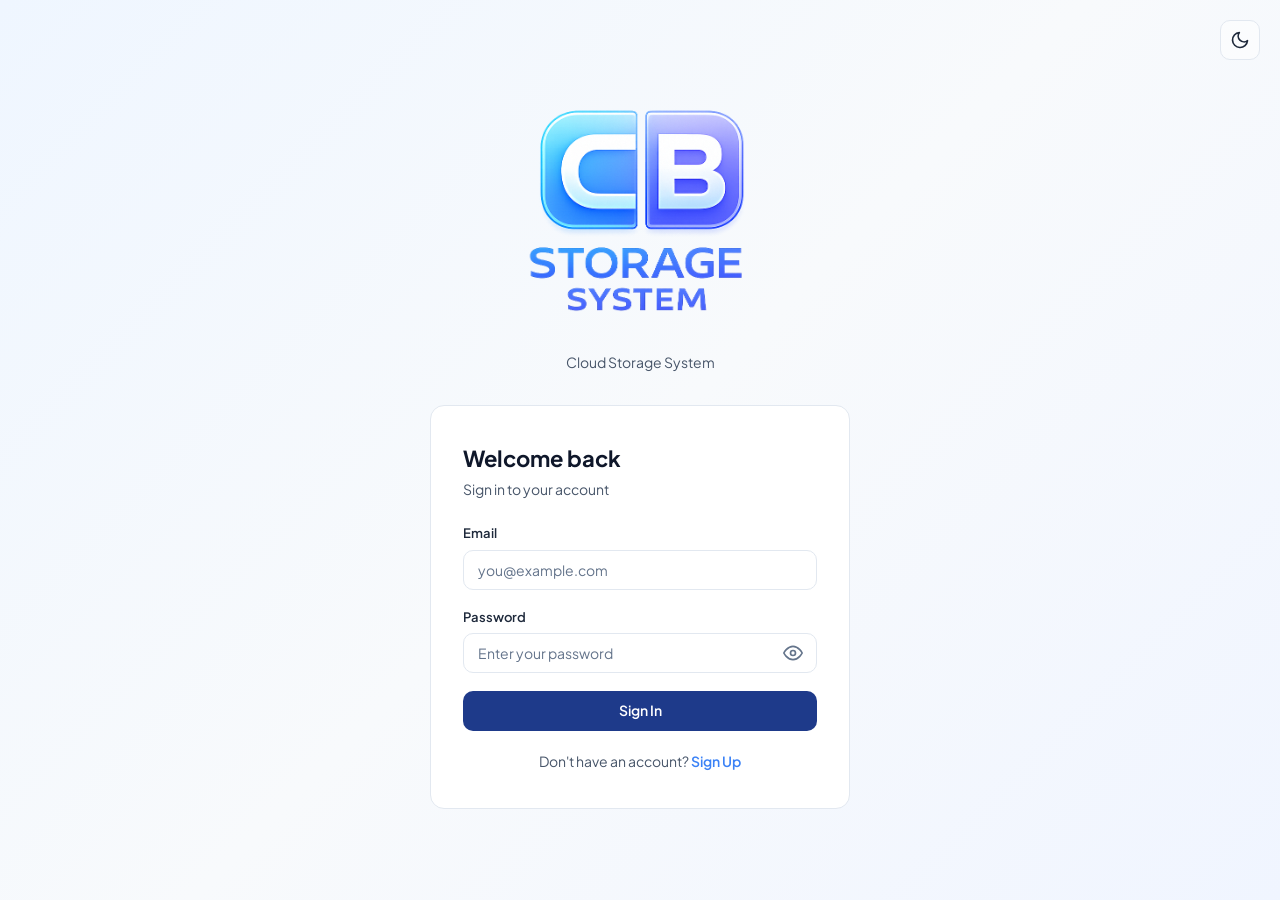
<file: frontend/index.html>
<!DOCTYPE html>
<html lang="en">
<head>
    <meta charset="UTF-8">
    <meta name="viewport" content="width=device-width, initial-scale=1.0">
    <title>CB Storage System - Cloud Storage</title>
    <link rel="icon" type="image/png" href="images/logo.png">
    <link rel="preconnect" href="https://fonts.googleapis.com">
    <link rel="preconnect" href="https://fonts.gstatic.com" crossorigin>
    <link href="https://fonts.googleapis.com/css2?family=Plus+Jakarta+Sans:wght@300;400;500;600;700&display=swap" rel="stylesheet">
    <link rel="stylesheet" href="css/theme.css">
    <link rel="stylesheet" href="css/style.css">
    <script src="js/theme.js"></script>
</head>
<body>
    <div id="app">

        <!-- ═══ AUTH SCREEN ═══ -->
        <div id="auth-screen" class="screen">
            <button class="theme-toggle auth-theme-toggle" type="button" aria-label="Toggle theme" title="Toggle theme">
                <svg class="icon-moon" width="20" height="20" viewBox="0 0 24 24" fill="none" stroke="currentColor" stroke-width="2" stroke-linecap="round" stroke-linejoin="round"><path d="M21 12.79A9 9 0 1111.21 3 7 7 0 0021 12.79z"/></svg>
                <svg class="icon-sun" width="20" height="20" viewBox="0 0 24 24" fill="none" stroke="currentColor" stroke-width="2" stroke-linecap="round" stroke-linejoin="round"><circle cx="12" cy="12" r="5"/><line x1="12" y1="1" x2="12" y2="3"/><line x1="12" y1="21" x2="12" y2="23"/><line x1="4.22" y1="4.22" x2="5.64" y2="5.64"/><line x1="18.36" y1="18.36" x2="19.78" y2="19.78"/><line x1="1" y1="12" x2="3" y2="12"/><line x1="21" y1="12" x2="23" y2="12"/><line x1="4.22" y1="19.78" x2="5.64" y2="18.36"/><line x1="18.36" y1="5.64" x2="19.78" y2="4.22"/></svg>
            </button>
            <div class="auth-container">
                <div class="auth-logo">
                    <img src="images/logo.png" alt="CB Storage System">
                    <p>Cloud Storage System</p>
                </div>

                <!-- Login -->
                <form id="login-form" class="auth-form">
                    <h2>Welcome back</h2>
                    <p class="auth-subtitle">Sign in to your account</p>
                    <div class="form-group">
                        <label for="email">Email</label>
                        <input type="email" id="email" required placeholder="you@example.com">
                    </div>
                    <div class="form-group">
                        <label for="password">Password</label>
                        <div class="password-wrapper">
                            <input type="password" id="password" required placeholder="Enter your password">
                            <button type="button" class="toggle-password" data-target="password" aria-label="Toggle password visibility">
                                <svg width="20" height="20" viewBox="0 0 24 24" fill="none" stroke="currentColor" stroke-width="2" stroke-linecap="round" stroke-linejoin="round" class="eye-icon"><path d="M1 12s4-8 11-8 11 8 11 8-4 8-11 8-11-8-11-8z"/><circle cx="12" cy="12" r="3"/></svg>
                                <svg width="20" height="20" viewBox="0 0 24 24" fill="none" stroke="currentColor" stroke-width="2" stroke-linecap="round" stroke-linejoin="round" class="eye-off-icon" style="display:none"><path d="M17.94 17.94A10.07 10.07 0 0112 20c-7 0-11-8-11-8a18.45 18.45 0 015.06-5.94M9.9 4.24A9.12 9.12 0 0112 4c7 0 11 8 11 8a18.5 18.5 0 01-2.16 3.19m-6.72-1.07a3 3 0 11-4.24-4.24"/><line x1="1" y1="1" x2="23" y2="23"/></svg>
                            </button>
                        </div>
                    </div>
                    <button type="submit" class="btn btn-primary">Sign In</button>
                    <p class="auth-switch">Don't have an account? <a href="#" id="show-signup">Sign Up</a></p>
                    <p id="auth-error" class="error-message"></p>
                </form>

                <!-- Sign Up -->
                <form id="signup-form" class="auth-form" style="display:none">
                    <h2>Create account</h2>
                    <p class="auth-subtitle">Get started with CB Storage System</p>
                    <div class="form-group">
                        <label for="full-name">Full Name</label>
                        <input type="text" id="full-name" required placeholder="John Doe">
                    </div>
                    <div class="form-group">
                        <label for="signup-email">Email</label>
                        <input type="email" id="signup-email" required placeholder="you@example.com">
                    </div>
                    <div class="form-group">
                        <label for="signup-password">Password</label>
                        <div class="password-wrapper">
                            <input type="password" id="signup-password" required minlength="8" placeholder="At least 8 characters">
                            <button type="button" class="toggle-password" data-target="signup-password" aria-label="Toggle password visibility">
                                <svg width="20" height="20" viewBox="0 0 24 24" fill="none" stroke="currentColor" stroke-width="2" stroke-linecap="round" stroke-linejoin="round" class="eye-icon"><path d="M1 12s4-8 11-8 11 8 11 8-4 8-11 8-11-8-11-8z"/><circle cx="12" cy="12" r="3"/></svg>
                                <svg width="20" height="20" viewBox="0 0 24 24" fill="none" stroke="currentColor" stroke-width="2" stroke-linecap="round" stroke-linejoin="round" class="eye-off-icon" style="display:none"><path d="M17.94 17.94A10.07 10.07 0 0112 20c-7 0-11-8-11-8a18.45 18.45 0 015.06-5.94M9.9 4.24A9.12 9.12 0 0112 4c7 0 11 8 11 8a18.5 18.5 0 01-2.16 3.19m-6.72-1.07a3 3 0 11-4.24-4.24"/><line x1="1" y1="1" x2="23" y2="23"/></svg>
                            </button>
                        </div>
                        <div class="password-strength" id="signup-password-strength">
                            <div class="strength-bar"><div class="strength-fill" id="signup-strength-fill"></div></div>
                            <div class="strength-text" id="signup-strength-text"></div>
                            <ul class="password-requirements" id="signup-password-reqs">
                                <li data-req="length">At least 8 characters</li>
                                <li data-req="upper">One uppercase letter</li>
                                <li data-req="lower">One lowercase letter</li>
                                <li data-req="number">One number</li>
                                <li data-req="special">One special character (!@#$%^&*)</li>
                            </ul>
                        </div>
                    </div>
                    <button type="submit" class="btn btn-primary">Create Account</button>
                    <p class="auth-switch">Already have an account? <a href="#" id="show-login">Sign In</a></p>
                    <p id="signup-error" class="error-message"></p>
                </form>
            </div>
        </div>

        <!-- ═══ MAIN APP ═══ -->
        <div id="main-screen" class="screen" style="display:none">

            <!-- Sidebar -->
            <div class="sidebar-overlay" id="sidebar-overlay"></div>
            <nav class="sidebar" id="sidebar">
                <div class="sidebar-header">
                    <div class="sidebar-brand">
                        <img src="images/logo.png" alt="CB Storage">
                    </div>
                    <button class="theme-toggle" type="button" aria-label="Toggle theme" title="Toggle theme">
                        <svg class="icon-moon" width="20" height="20" viewBox="0 0 24 24" fill="none" stroke="currentColor" stroke-width="2" stroke-linecap="round" stroke-linejoin="round"><path d="M21 12.79A9 9 0 1111.21 3 7 7 0 0021 12.79z"/></svg>
                        <svg class="icon-sun" width="20" height="20" viewBox="0 0 24 24" fill="none" stroke="currentColor" stroke-width="2" stroke-linecap="round" stroke-linejoin="round"><circle cx="12" cy="12" r="5"/><line x1="12" y1="1" x2="12" y2="3"/><line x1="12" y1="21" x2="12" y2="23"/><line x1="4.22" y1="4.22" x2="5.64" y2="5.64"/><line x1="18.36" y1="18.36" x2="19.78" y2="19.78"/><line x1="1" y1="12" x2="3" y2="12"/><line x1="21" y1="12" x2="23" y2="12"/><line x1="4.22" y1="19.78" x2="5.64" y2="18.36"/><line x1="18.36" y1="5.64" x2="19.78" y2="4.22"/></svg>
                    </button>
                    <button class="sidebar-toggle" id="sidebar-toggle" aria-label="Toggle menu">
                        <svg width="24" height="24" viewBox="0 0 24 24" fill="none" stroke="currentColor" stroke-width="2" stroke-linecap="round" stroke-linejoin="round" class="menu-icon"><line x1="3" y1="6" x2="21" y2="6"/><line x1="3" y1="12" x2="21" y2="12"/><line x1="3" y1="18" x2="21" y2="18"/></svg>
                        <svg width="24" height="24" viewBox="0 0 24 24" fill="none" stroke="currentColor" stroke-width="2" stroke-linecap="round" stroke-linejoin="round" class="close-icon" style="display:none"><line x1="18" y1="6" x2="6" y2="18"/><line x1="6" y1="6" x2="18" y2="18"/></svg>
                    </button>
                </div>

                <div class="sidebar-label">Menu</div>
                <ul class="sidebar-nav" id="sidebar-nav">
                    <li>
                        <a href="#" class="nav-link active" data-page="dashboard">
                            <svg width="20" height="20" viewBox="0 0 24 24" fill="none" stroke="currentColor" stroke-width="2" stroke-linecap="round" stroke-linejoin="round"><rect x="3" y="3" width="7" height="9"/><rect x="14" y="3" width="7" height="5"/><rect x="14" y="12" width="7" height="9"/><rect x="3" y="16" width="7" height="5"/></svg>
                            Dashboard
                        </a>
                    </li>
                    <li>
                        <a href="#" class="nav-link" data-page="files">
                            <svg width="20" height="20" viewBox="0 0 24 24" fill="none" stroke="currentColor" stroke-width="2" stroke-linecap="round" stroke-linejoin="round"><path d="M14 2H6a2 2 0 00-2 2v16a2 2 0 002 2h12a2 2 0 002-2V8z"/><polyline points="14 2 14 8 20 8"/><line x1="16" y1="13" x2="8" y2="13"/><line x1="16" y1="17" x2="8" y2="17"/></svg>
                            Files
                        </a>
                    </li>
                    <li>
                        <a href="#" class="nav-link" data-page="upload">
                            <svg width="20" height="20" viewBox="0 0 24 24" fill="none" stroke="currentColor" stroke-width="2" stroke-linecap="round" stroke-linejoin="round"><path d="M21 15v4a2 2 0 01-2 2H5a2 2 0 01-2-2v-4"/><polyline points="17 8 12 3 7 8"/><line x1="12" y1="3" x2="12" y2="15"/></svg>
                            Upload
                        </a>
                    </li>
                    <li>
                        <a href="#" class="nav-link" data-page="categories">
                            <svg width="20" height="20" viewBox="0 0 24 24" fill="none" stroke="currentColor" stroke-width="2" stroke-linecap="round" stroke-linejoin="round"><path d="M4 20h16a2 2 0 002-2V8a2 2 0 00-2-2h-7.93a2 2 0 01-1.66-.9l-.82-1.2A2 2 0 007.93 3H4a2 2 0 00-2 2v13c0 1.1.9 2 2 2z"/></svg>
                            Categories
                        </a>
                    </li>
                    <li id="admin-nav-item" style="display:none">
                        <a href="#" class="nav-link" data-page="admin">
                            <svg width="20" height="20" viewBox="0 0 24 24" fill="none" stroke="currentColor" stroke-width="2" stroke-linecap="round" stroke-linejoin="round"><path d="M17 21v-2a4 4 0 00-4-4H5a4 4 0 00-4 4v2"/><circle cx="9" cy="7" r="4"/><path d="M23 21v-2a4 4 0 00-3-3.87"/><path d="M16 3.13a4 4 0 010 7.75"/></svg>
                            Admin Panel
                        </a>
                    </li>
                    <li>
                        <a href="#" class="nav-link" data-page="backup">
                            <svg width="20" height="20" viewBox="0 0 24 24" fill="none" stroke="currentColor" stroke-width="2" stroke-linecap="round" stroke-linejoin="round"><path d="M19 21l-7-5-7 5V5a2 2 0 012-2h10a2 2 0 012 2z"/></svg>
                            Backup & Recovery
                        </a>
                    </li>
                </ul>

                <div class="sidebar-footer" id="sidebar-footer">
                    <div class="user-card">
                        <div class="user-avatar" id="user-avatar">U</div>
                        <div class="user-info">
                            <span class="user-name" id="user-name">User</span>
                            <span class="user-role" id="user-role">Staff</span>
                        </div>
                    </div>
                    <button id="logout-btn" class="btn btn-logout">
                        <svg width="16" height="16" viewBox="0 0 24 24" fill="none" stroke="currentColor" stroke-width="2" stroke-linecap="round" stroke-linejoin="round"><path d="M9 21H5a2 2 0 01-2-2V5a2 2 0 012-2h4"/><polyline points="16 17 21 12 16 7"/><line x1="21" y1="12" x2="9" y2="12"/></svg>
                        Sign Out
                    </button>
                </div>
            </nav>

            <!-- Main Content -->
            <main class="content">

                <!-- Dashboard -->
                <section id="page-dashboard" class="page active-page">
                    <div class="page-header">
                        <h1>Dashboard</h1>
                        <p class="page-subtitle">Overview of your storage system</p>
                    </div>
                    <div class="stats-grid">
                        <div class="stat-card stat-files">
                            <div class="stat-icon">
                                <svg width="24" height="24" viewBox="0 0 24 24" fill="none" stroke="currentColor" stroke-width="2" stroke-linecap="round" stroke-linejoin="round"><path d="M14 2H6a2 2 0 00-2 2v16a2 2 0 002 2h12a2 2 0 002-2V8z"/><polyline points="14 2 14 8 20 8"/></svg>
                            </div>
                            <div class="stat-body">
                                <h3>Total Files</h3>
                                <p id="stat-total-files">0</p>
                            </div>
                        </div>
                        <div class="stat-card stat-storage">
                            <div class="stat-icon">
                                <svg width="24" height="24" viewBox="0 0 24 24" fill="none" stroke="currentColor" stroke-width="2" stroke-linecap="round" stroke-linejoin="round"><ellipse cx="12" cy="5" rx="9" ry="3"/><path d="M21 12c0 1.66-4 3-9 3s-9-1.34-9-3"/><path d="M3 5v14c0 1.66 4 3 9 3s9-1.34 9-3V5"/></svg>
                            </div>
                            <div class="stat-body">
                                <h3>Storage Used</h3>
                                <p id="stat-storage">0 B</p>
                            </div>
                        </div>
                        <div class="stat-card stat-week">
                            <div class="stat-icon">
                                <svg width="24" height="24" viewBox="0 0 24 24" fill="none" stroke="currentColor" stroke-width="2" stroke-linecap="round" stroke-linejoin="round"><line x1="12" y1="1" x2="12" y2="23"/><path d="M17 5H9.5a3.5 3.5 0 000 7h5a3.5 3.5 0 010 7H6"/></svg>
                            </div>
                            <div class="stat-body">
                                <h3>Files This Week</h3>
                                <p id="stat-week-files">0</p>
                            </div>
                        </div>
                        <div class="stat-card stat-cats">
                            <div class="stat-icon">
                                <svg width="24" height="24" viewBox="0 0 24 24" fill="none" stroke="currentColor" stroke-width="2" stroke-linecap="round" stroke-linejoin="round"><path d="M4 20h16a2 2 0 002-2V8a2 2 0 00-2-2h-7.93a2 2 0 01-1.66-.9l-.82-1.2A2 2 0 007.93 3H4a2 2 0 00-2 2v13c0 1.1.9 2 2 2z"/></svg>
                            </div>
                            <div class="stat-body">
                                <h3>Categories</h3>
                                <p id="stat-categories">0</p>
                            </div>
                        </div>
                    </div>
                </section>

                <!-- Files -->
                <section id="page-files" class="page">
                    <div class="page-header">
                        <h1>Files</h1>
                        <p class="page-subtitle">Browse, search, and manage your files</p>
                    </div>
                    <div class="toolbar">
                        <div class="search-wrapper">
                            <svg width="18" height="18" viewBox="0 0 24 24" fill="none" stroke="currentColor" stroke-width="2" stroke-linecap="round" stroke-linejoin="round"><circle cx="11" cy="11" r="8"/><line x1="21" y1="21" x2="16.65" y2="16.65"/></svg>
                            <input type="text" id="search-input" placeholder="Search files..." class="search-input">
                        </div>
                        <select id="filter-category" class="filter-select">
                            <option value="">All Categories</option>
                        </select>
                        <select id="filter-type" class="filter-select">
                            <option value="">All Types</option>
                            <option value="application/pdf">PDF</option>
                            <option value="image/png">PNG</option>
                            <option value="image/jpeg">JPEG</option>
                            <option value="text/plain">Text</option>
                        </select>
                    </div>
                    <div id="files-container" class="files-grid"></div>
                </section>

                <!-- Upload -->
                <section id="page-upload" class="page">
                    <div class="page-header">
                        <h1>Upload File</h1>
                        <p class="page-subtitle">Add a new file to the storage system</p>
                    </div>
                    <form id="upload-form" class="upload-form">
                        <div class="drop-zone" id="drop-zone">
                            <svg width="40" height="40" viewBox="0 0 24 24" fill="none" stroke="#3B82F6" stroke-width="1.5" stroke-linecap="round" stroke-linejoin="round"><path d="M21 15v4a2 2 0 01-2 2H5a2 2 0 01-2-2v-4"/><polyline points="17 8 12 3 7 8"/><line x1="12" y1="3" x2="12" y2="15"/></svg>
                            <p>Drag & drop a file here or <span>browse</span></p>
                            <span class="drop-hint">Supports PDF, Word, Excel, Images, ZIP, and more</span>
                            <input type="file" id="file-input" hidden>
                        </div>
                        <div class="upload-details">
                            <div class="form-group">
                                <label for="upload-category">Category</label>
                                <select id="upload-category" required></select>
                            </div>
                            <div class="form-group">
                                <label for="upload-description">Description</label>
                                <textarea id="upload-description" rows="2" placeholder="Optional description..."></textarea>
                            </div>
                            <label class="checkbox-label">
                                <input type="checkbox" id="upload-general">
                                <span>Share as general file <em>(all users can view &amp; download, but not delete)</em></span>
                            </label>
                            <button type="submit" class="btn btn-primary btn-upload">
                                <svg width="20" height="20" viewBox="0 0 24 24" fill="none" stroke="currentColor" stroke-width="2" stroke-linecap="round" stroke-linejoin="round"><path d="M21 15v4a2 2 0 01-2 2H5a2 2 0 01-2-2v-4"/><polyline points="17 8 12 3 7 8"/><line x1="12" y1="3" x2="12" y2="15"/></svg>
                                Upload File
                            </button>
                        </div>
                        <div id="cat-suggestion" class="cat-suggestion" hidden>
                            <svg width="18" height="18" viewBox="0 0 24 24" fill="none" stroke="currentColor" stroke-width="2" stroke-linecap="round" stroke-linejoin="round"><path d="M9.06 11.9l8.07-8.06a2.85 2.85 0 114.03 4.03l-8.06 8.08a2 2 0 01-1.1.55l-4.19.72a1 1 0 01-1.1-1.1l.72-4.19a2 2 0 01.55-1.1z"/><path d="M14 4l6 6"/></svg>
                            <span id="cat-suggestion-text"></span>
                            <button id="cat-suggestion-accept" class="btn btn-sm" type="button">Use</button>
                        </div>
                        <p id="upload-status" class="status-message"></p>
                    </form>
                </section>

                <!-- Categories -->
                <section id="page-categories" class="page">
                    <div class="page-header">
                        <h1>Categories</h1>
                        <p class="page-subtitle">File categories for organising your storage</p>
                        <button id="add-category-btn" class="btn btn-primary" style="margin-top:8px">
                            <svg width="18" height="18" viewBox="0 0 24 24" fill="none" stroke="currentColor" stroke-width="2" stroke-linecap="round" stroke-linejoin="round"><line x1="12" y1="5" x2="12" y2="19"/><line x1="5" y1="12" x2="19" y2="12"/></svg>
                            Add Category
                        </button>
                    </div>
                    <div id="add-category-form" class="upload-form" style="display:none; margin-bottom:20px; padding:16px; border-radius:var(--radius); background:var(--card-bg); border:1.5px solid var(--border-light);">
                        <div class="upload-details" style="display:grid; grid-template-columns:1fr 1fr auto; gap:12px; align-items:end;">
                            <div class="form-group" style="margin-bottom:0">
                                <label for="new-cat-name">Name</label>
                                <input type="text" id="new-cat-name" placeholder="e.g. Documents" required>
                            </div>
                            <div class="form-group" style="margin-bottom:0">
                                <label for="new-cat-color">Color</label>
                                <input type="color" id="new-cat-color" value="#6366f1" style="height:40px; padding:4px">
                            </div>
                            <button id="save-category-btn" class="btn btn-primary">Save</button>
                        </div>
                        <p id="cat-status" class="status-message" style="margin-top:8px"></p>
                    </div>
                    <div id="categories-container" class="categories-grid"></div>
                </section>

                <!-- Backup & Recovery -->
                <section id="page-backup" class="page">
                    <div class="page-header">
                        <h1>Backup & Recovery</h1>
                        <p class="page-subtitle">Protect and restore your data</p>
                    </div>
                    <div class="backup-actions-card">
                        <div class="backup-info">
                            <svg width="32" height="32" viewBox="0 0 24 24" fill="none" stroke="#1E3A8A" stroke-width="1.5" stroke-linecap="round" stroke-linejoin="round"><path d="M19 21l-7-5-7 5V5a2 2 0 012-2h10a2 2 0 012 2z"/></svg>
                            <div>
                                <strong>Manual Backup</strong>
                                <span>Create a snapshot of all files and metadata</span>
                            </div>
                        </div>
                        <button id="run-backup-btn" class="btn btn-primary">
                            <svg width="18" height="18" viewBox="0 0 24 24" fill="none" stroke="currentColor" stroke-width="2" stroke-linecap="round" stroke-linejoin="round"><polyline points="23 4 23 10 17 10"/><path d="M20.49 15a9 9 0 11-2.12-9.36L23 10"/></svg>
                            Run Backup
                        </button>
                    </div>

                    <div class="backup-schedule-card">
                        <div class="backup-schedule-head">
                            <strong>Automated Backup</strong>
                            <span>Runs while the server is online</span>
                        </div>
                        <div class="backup-schedule-form">
                            <select id="schedule-mode" class="filter-select" style="min-width:190px">
                                <option value="interval">Every X minutes</option>
                                <option value="daily">Daily at a set time</option>
                                <option value="disabled">Disabled</option>
                            </select>
                            <div class="schedule-interval-group" id="schedule-interval-group">
                                <label for="schedule-interval">Every</label>
                                <input type="number" id="schedule-interval" min="1" max="1440" step="1" value="30">
                                <span>minutes</span>
                            </div>
                            <div class="schedule-daily-group" id="schedule-daily-group" style="display:none">
                                <label for="schedule-daily-time">At</label>
                                <input type="time" id="schedule-daily-time" value="02:00">
                                <span>UTC</span>
                            </div>
                            <button id="save-schedule-btn" class="btn btn-primary" style="width:auto;padding:10px 18px">Save</button>
                        </div>
                        <p id="backup-schedule-info" class="backup-schedule-info"></p>
                    </div>

                    <div class="backup-schedule-card">
                        <div class="backup-schedule-head">
                            <strong>Backup Retention</strong>
                            <span>Auto-deletes the oldest snapshots</span>
                        </div>
                        <div class="backup-schedule-form">
                            <div class="schedule-retention-group">
                                <label for="retention-max">Keep last</label>
                                <input type="number" id="retention-max" min="1" max="1000" step="1" value="10">
                                <span>backups</span>
                            </div>
                            <button id="save-retention-btn" class="btn btn-primary" style="width:auto;padding:10px 18px">Save</button>
                        </div>
                        <p id="backup-retention-info" class="backup-schedule-info"></p>
                    </div>

                    <div class="table-section">
                        <div class="table-header">
                            <h2>Backup History</h2>
                        </div>
                        <div id="backup-logs-container"></div>
                    </div>

                    <div class="table-section">
                        <div class="table-header">
                            <h2>Recovery History</h2>
                        </div>
                        <div id="recovery-logs-container"></div>
                    </div>
                </section>

                <!-- Admin Panel -->
                <section id="page-admin" class="page">
                    <div class="page-header">
                        <h1>Admin Panel</h1>
                        <p class="page-subtitle">Manage users and monitor system activity</p>
                    </div>

                    <div class="stats-grid">
                        <div class="stat-card stat-users">
                            <div class="stat-icon">
                                <svg width="24" height="24" viewBox="0 0 24 24" fill="none" stroke="currentColor" stroke-width="2" stroke-linecap="round" stroke-linejoin="round"><path d="M17 21v-2a4 4 0 00-4-4H5a4 4 0 00-4 4v2"/><circle cx="9" cy="7" r="4"/><path d="M23 21v-2a4 4 0 00-3-3.87"/><path d="M16 3.13a4 4 0 010 7.75"/></svg>
                            </div>
                            <div class="stat-body">
                                <h3>Total Users</h3>
                                <p id="admin-stat-users">0</p>
                            </div>
                        </div>
                        <div class="stat-card stat-admins">
                            <div class="stat-icon">
                                <svg width="24" height="24" viewBox="0 0 24 24" fill="none" stroke="currentColor" stroke-width="2" stroke-linecap="round" stroke-linejoin="round"><path d="M12 22s8-4 8-10V5l-8-3-8 3v7c0 6 8 10 8 10z"/></svg>
                            </div>
                            <div class="stat-body">
                                <h3>Admins</h3>
                                <p id="admin-stat-admins">0</p>
                            </div>
                        </div>
                        <div class="stat-card stat-tfiles">
                            <div class="stat-icon">
                                <svg width="24" height="24" viewBox="0 0 24 24" fill="none" stroke="currentColor" stroke-width="2" stroke-linecap="round" stroke-linejoin="round"><path d="M14 2H6a2 2 0 00-2 2v16a2 2 0 002 2h12a2 2 0 002-2V8z"/><polyline points="14 2 14 8 20 8"/></svg>
                            </div>
                            <div class="stat-body">
                                <h3>Files Stored</h3>
                                <p id="admin-stat-files">0</p>
                            </div>
                        </div>
                        <div class="stat-card stat-tsize">
                            <div class="stat-icon">
                                <svg width="24" height="24" viewBox="0 0 24 24" fill="none" stroke="currentColor" stroke-width="2" stroke-linecap="round" stroke-linejoin="round"><ellipse cx="12" cy="5" rx="9" ry="3"/><path d="M21 12c0 1.66-4 3-9 3s-9-1.34-9-3"/><path d="M3 5v14c0 1.66 4 3 9 3s9-1.34 9-3V5"/></svg>
                            </div>
                            <div class="stat-body">
                                <h3>Storage Used</h3>
                                <p id="admin-stat-storage">0 B</p>
                            </div>
                        </div>
                    </div>

                    <div class="table-section">
                        <div class="table-header">
                            <h2>Users</h2>
                        </div>
                        <div id="admin-users-container" class="table-responsive">
                            <div class="empty-state">Loading users...</div>
                        </div>
                    </div>

                    <div class="table-section">
                        <div class="table-header">
                            <h2>Audit Log</h2>
                        </div>
                        <div id="admin-audit-container" class="table-responsive">
                            <div class="empty-state">Loading audit log...</div>
                        </div>
                    </div>
                </section>

            </main>
        </div>
    </div>

    <!-- Modal -->
    <div id="modal-overlay" class="modal-overlay" hidden>
        <div class="modal" role="dialog" aria-modal="true" aria-labelledby="modal-title">
            <h3 id="modal-title" class="modal-title"></h3>
            <p id="modal-message" class="modal-message"></p>
            <div class="modal-actions">
                <button id="modal-cancel" class="btn" type="button">Cancel</button>
                <button id="modal-ok" class="btn btn-primary" type="button">OK</button>
            </div>
        </div>
    </div>

    <script src="js/app.js"></script>
</body>
</html>
</file>
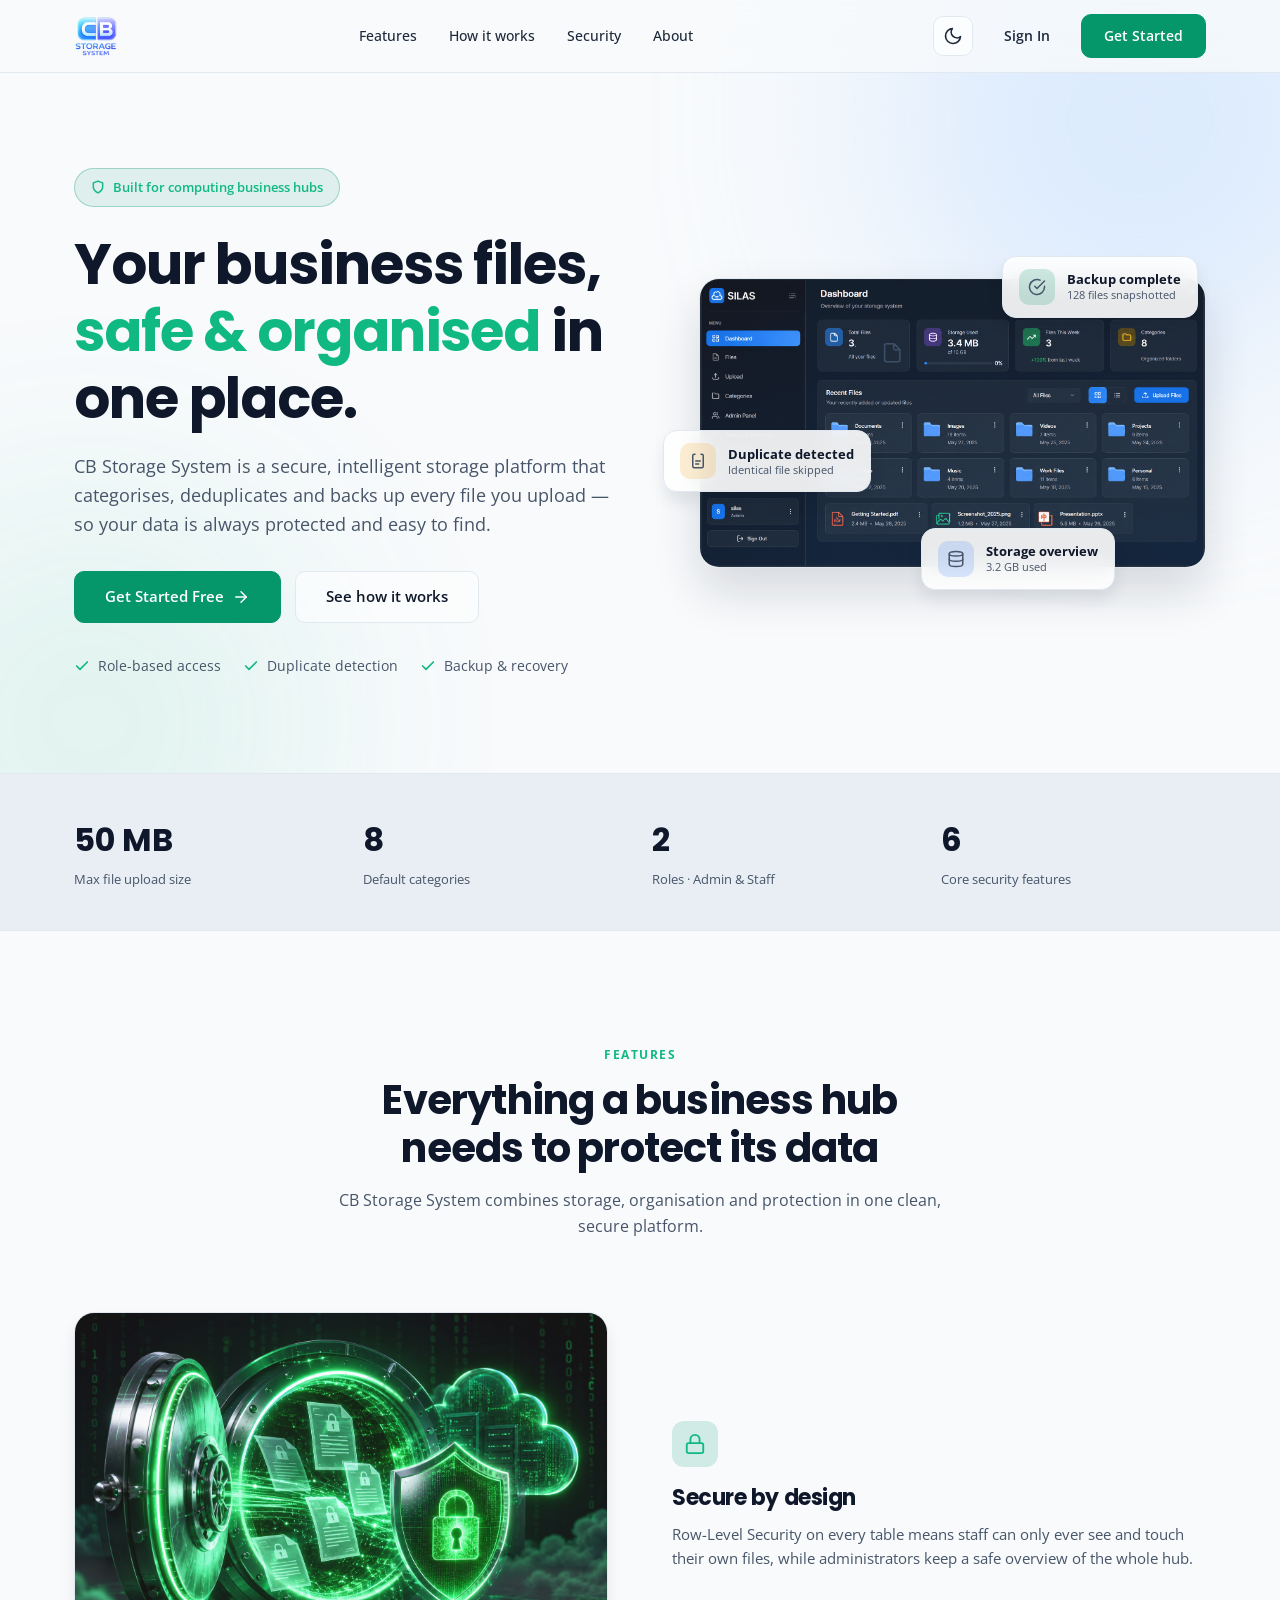
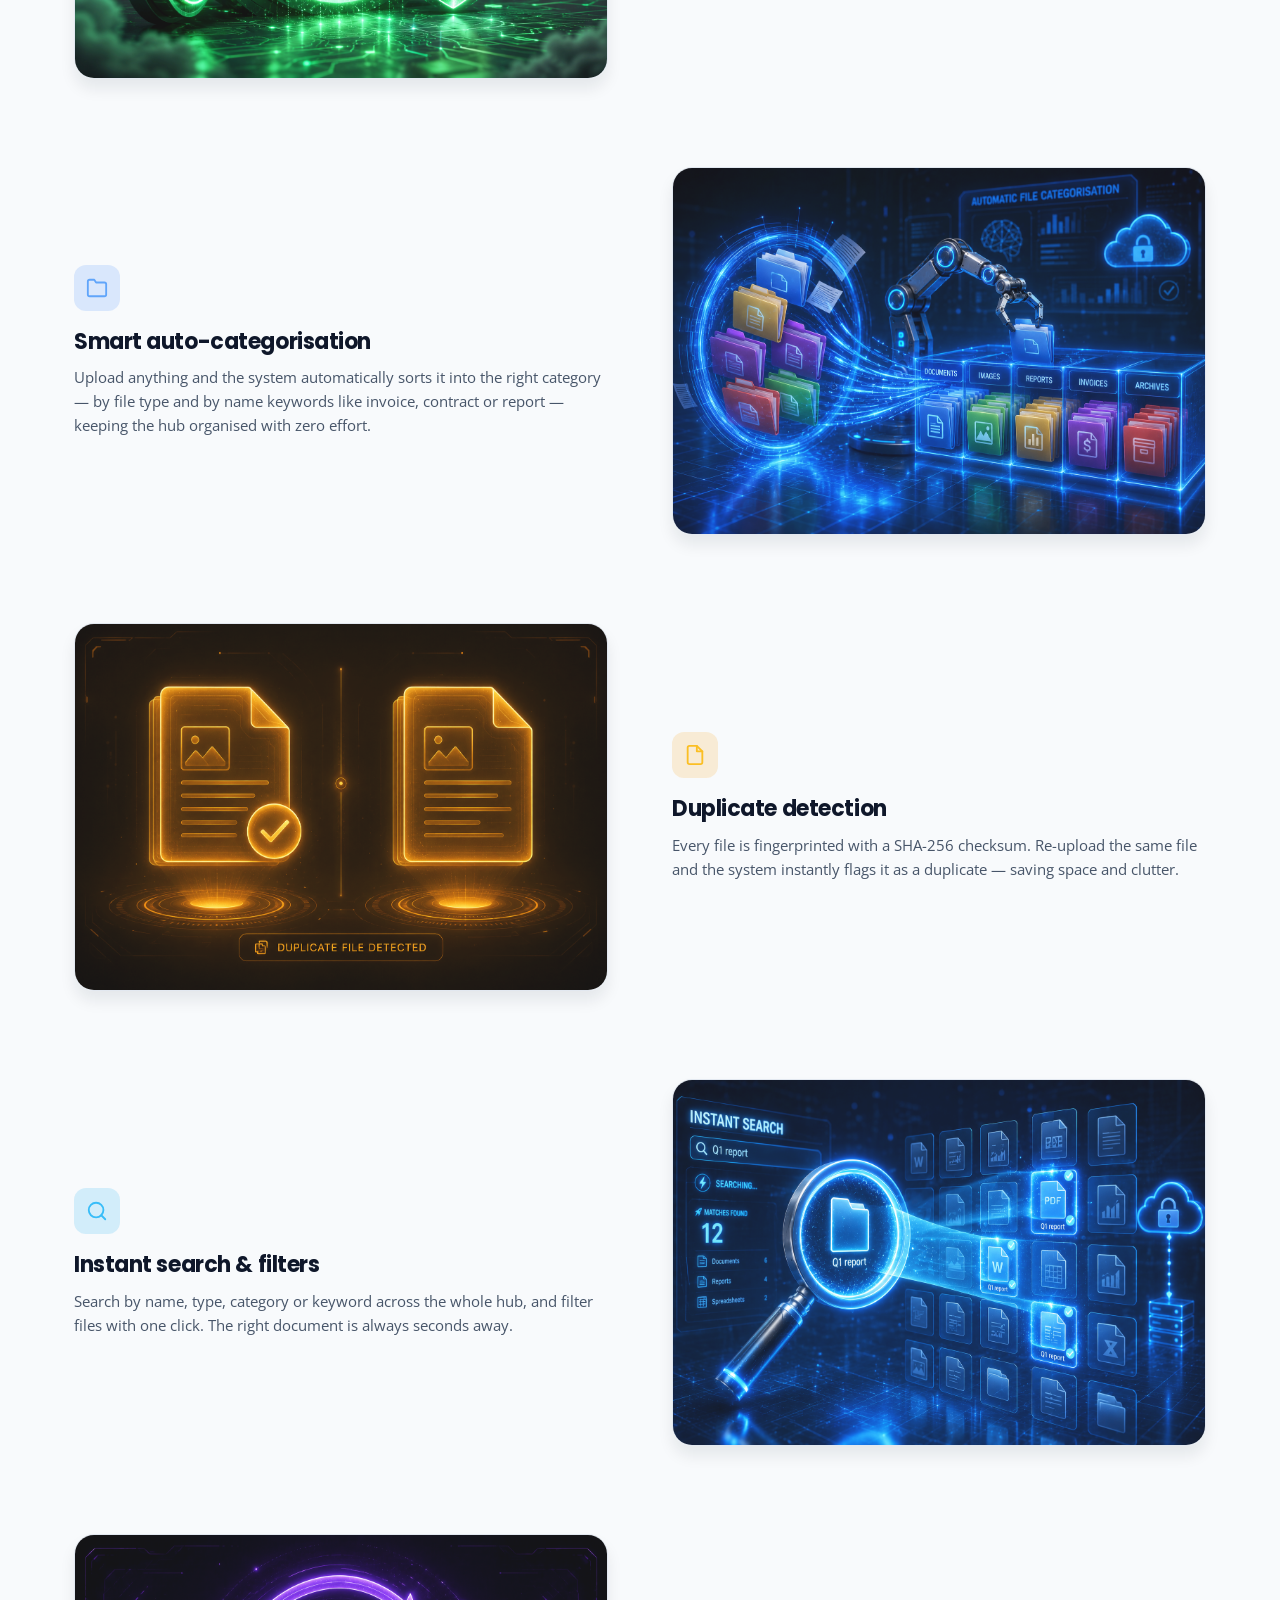
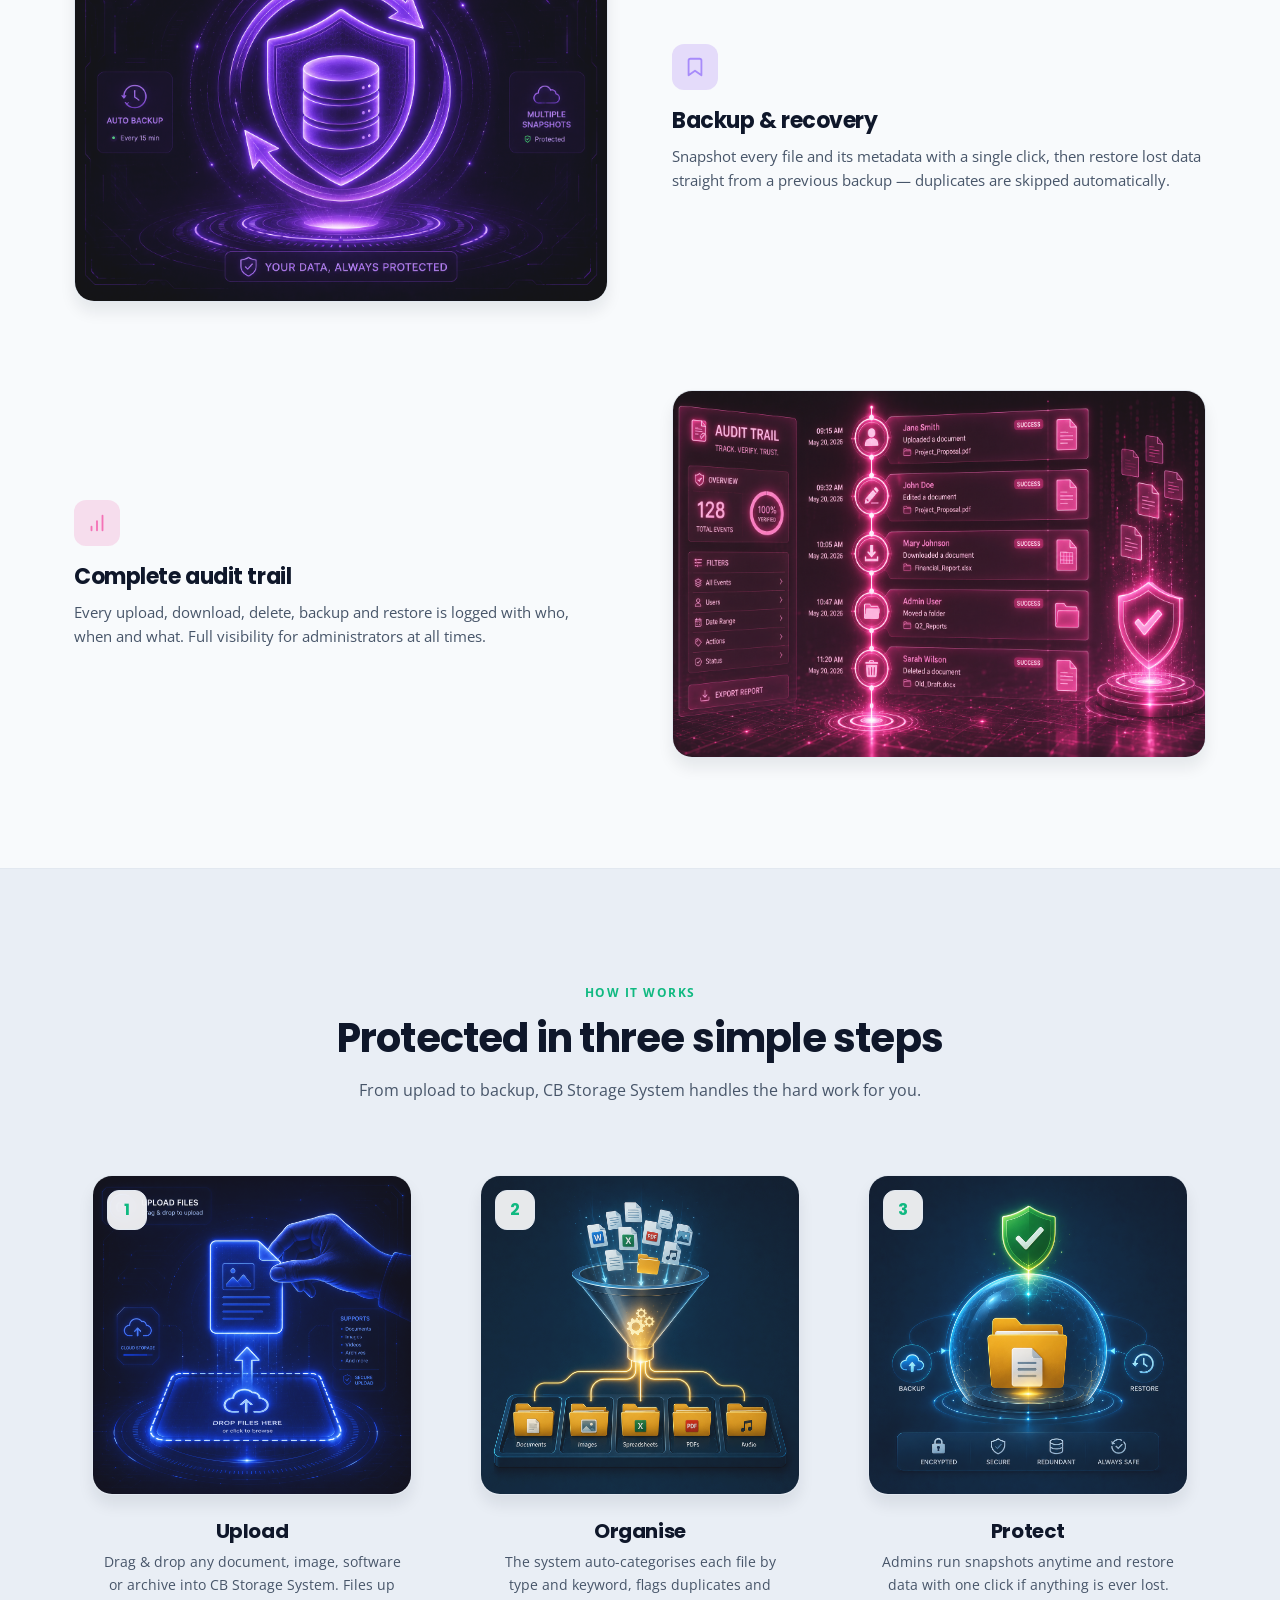
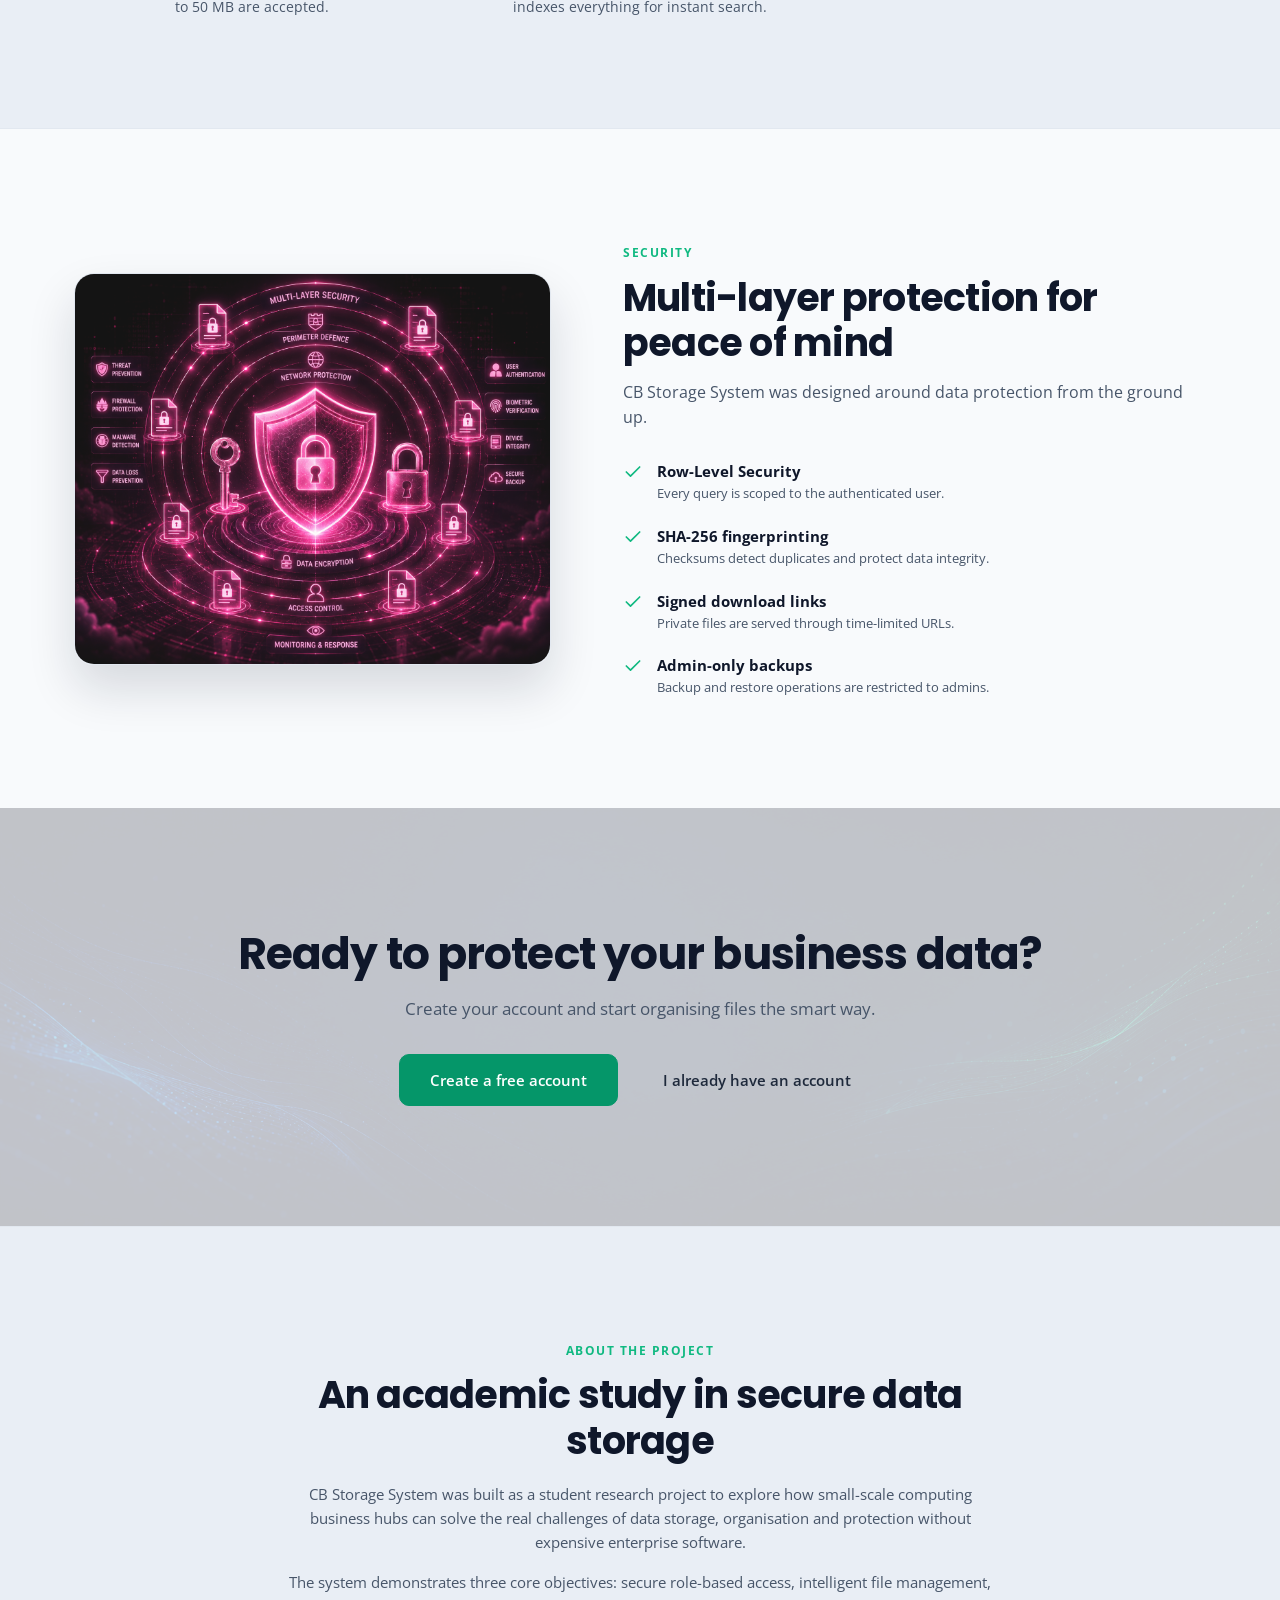
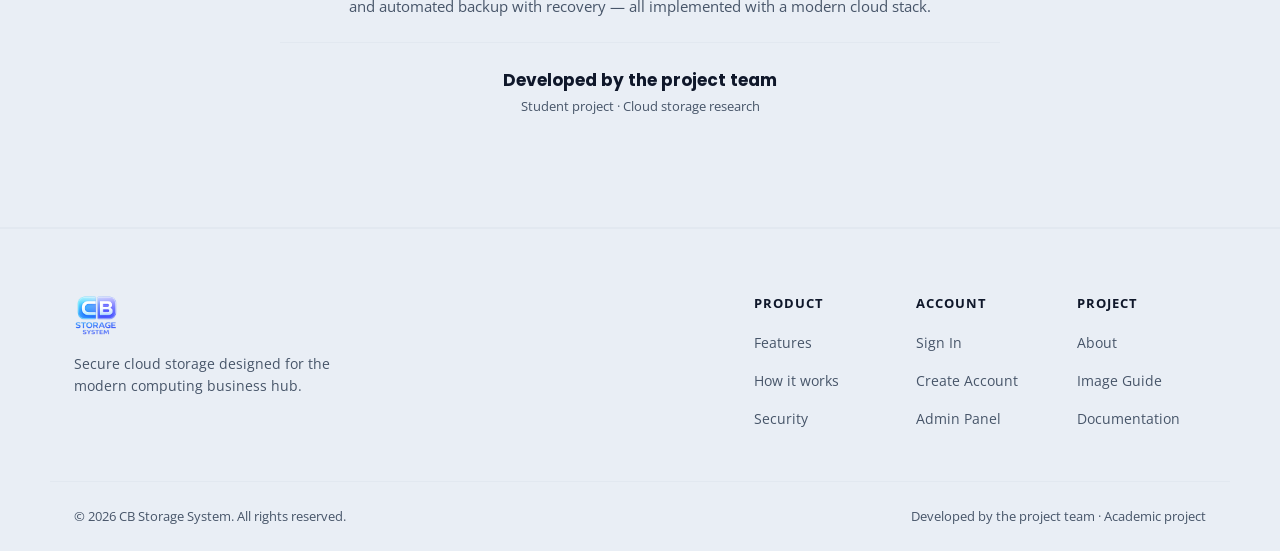
<file: frontend/landing.html>
<!DOCTYPE html>
<html lang="en">
<head>
    <meta charset="UTF-8">
    <meta name="viewport" content="width=device-width, initial-scale=1.0">
    <title>CB Storage System — Secure Cloud Storage for Computing Businesses</title>
    <meta name="description" content="CB Storage System is a secure, intelligent cloud storage system with file categorisation, duplicate detection, backup and recovery — built for modern computing business hubs.">
    <link rel="icon" type="image/png" href="images/logo.png">
    <link rel="preconnect" href="https://fonts.googleapis.com">
    <link rel="preconnect" href="https://fonts.gstatic.com" crossorigin>
    <link href="https://fonts.googleapis.com/css2?family=Open+Sans:wght@300;400;500;600;700&family=Poppins:wght@400;500;600;700&display=swap" rel="stylesheet">
    <link rel="stylesheet" href="css/theme.css">
    <link rel="stylesheet" href="css/landing.css">
    <script src="js/theme.js"></script>
</head>
<body>

    <!-- ═══ NAVBAR ═══ -->
    <header class="nav" id="nav">
        <div class="container nav-inner">
            <a href="#top" class="brand" aria-label="CB Storage System home">
                <img src="images/logo.png" alt="CB Storage System">
            </a>

            <nav class="nav-links" id="nav-links" aria-label="Primary">
                <a href="#features" class="nav-link">Features</a>
                <a href="#how-it-works" class="nav-link">How it works</a>
                <a href="#security" class="nav-link">Security</a>
                <a href="#about" class="nav-link">About</a>
            </nav>

            <div class="nav-actions">
                <button class="theme-toggle" type="button" aria-label="Toggle theme" title="Toggle theme">
                    <svg class="icon-moon" width="20" height="20" viewBox="0 0 24 24" fill="none" stroke="currentColor" stroke-width="2" stroke-linecap="round" stroke-linejoin="round"><path d="M21 12.79A9 9 0 1111.21 3 7 7 0 0021 12.79z"/></svg>
                    <svg class="icon-sun" width="20" height="20" viewBox="0 0 24 24" fill="none" stroke="currentColor" stroke-width="2" stroke-linecap="round" stroke-linejoin="round"><circle cx="12" cy="12" r="5"/><line x1="12" y1="1" x2="12" y2="3"/><line x1="12" y1="21" x2="12" y2="23"/><line x1="4.22" y1="4.22" x2="5.64" y2="5.64"/><line x1="18.36" y1="18.36" x2="19.78" y2="19.78"/><line x1="1" y1="12" x2="3" y2="12"/><line x1="21" y1="12" x2="23" y2="12"/><line x1="4.22" y1="19.78" x2="5.64" y2="18.36"/><line x1="18.36" y1="5.64" x2="19.78" y2="4.22"/></svg>
                </button>
                <a href="index.html" class="btn btn-ghost">Sign In</a>
                <a href="index.html" class="btn btn-primary">Get Started</a>
                <button class="nav-toggle" id="nav-toggle" aria-label="Toggle menu" aria-expanded="false">
                    <svg width="24" height="24" viewBox="0 0 24 24" fill="none" stroke="currentColor" stroke-width="2" stroke-linecap="round" stroke-linejoin="round" class="icon-menu"><line x1="3" y1="6" x2="21" y2="6"/><line x1="3" y1="12" x2="21" y2="12"/><line x1="3" y1="18" x2="21" y2="18"/></svg>
                    <svg width="24" height="24" viewBox="0 0 24 24" fill="none" stroke="currentColor" stroke-width="2" stroke-linecap="round" stroke-linejoin="round" class="icon-close"><line x1="18" y1="6" x2="6" y2="18"/><line x1="6" y1="6" x2="18" y2="18"/></svg>
                </button>
            </div>
        </div>
    </header>

    <main id="top">

        <!-- ═══ HERO ═══ -->
        <section class="hero">
            <div class="hero-glow hero-glow-1" aria-hidden="true"></div>
            <div class="hero-glow hero-glow-2" aria-hidden="true"></div>
            <div class="container hero-inner">
                <div class="hero-copy">
                    <span class="hero-badge">
                        <svg width="14" height="14" viewBox="0 0 24 24" fill="none" stroke="currentColor" stroke-width="2.5" stroke-linecap="round" stroke-linejoin="round" aria-hidden="true"><path d="M12 22s8-4 8-10V5l-8-3-8 3v7c0 6 8 10 8 10z"/></svg>
                        Built for computing business hubs
                    </span>
                    <h1>Your business files, <span class="accent">safe &amp; organised</span> in one place.</h1>
                    <p class="hero-sub">CB Storage System is a secure, intelligent storage platform that categorises, deduplicates and backs up every file you upload — so your data is always protected and easy to find.</p>
                    <div class="hero-actions">
                        <a href="index.html" class="btn btn-primary btn-lg">
                            Get Started Free
                            <svg width="18" height="18" viewBox="0 0 24 24" fill="none" stroke="currentColor" stroke-width="2" stroke-linecap="round" stroke-linejoin="round" aria-hidden="true"><line x1="5" y1="12" x2="19" y2="12"/><polyline points="12 5 19 12 12 19"/></svg>
                        </a>
                        <a href="#features" class="btn btn-secondary btn-lg">See how it works</a>
                    </div>
                    <ul class="hero-trust" role="list">
                        <li>
                            <svg width="16" height="16" viewBox="0 0 24 24" fill="none" stroke="currentColor" stroke-width="2.5" stroke-linecap="round" stroke-linejoin="round" aria-hidden="true"><path d="M20 6L9 17l-5-5"/></svg>
                            Role-based access
                        </li>
                        <li>
                            <svg width="16" height="16" viewBox="0 0 24 24" fill="none" stroke="currentColor" stroke-width="2.5" stroke-linecap="round" stroke-linejoin="round" aria-hidden="true"><path d="M20 6L9 17l-5-5"/></svg>
                            Duplicate detection
                        </li>
                        <li>
                            <svg width="16" height="16" viewBox="0 0 24 24" fill="none" stroke="currentColor" stroke-width="2.5" stroke-linecap="round" stroke-linejoin="round" aria-hidden="true"><path d="M20 6L9 17l-5-5"/></svg>
                            Backup &amp; recovery
                        </li>
                    </ul>
                </div>

                <div class="hero-visual" aria-label="CB Storage dashboard preview">
                    <div class="glass-frame">
                        <img src="images/hero-dashboard.png" alt="Screenshot preview of the CB Storage dashboard" width="1200" height="780" loading="eager">
                    </div>
                    <div class="float-card float-card-1">
                        <span class="float-icon float-icon-green">
                            <svg width="18" height="18" viewBox="0 0 24 24" fill="none" stroke="currentColor" stroke-width="2" stroke-linecap="round" stroke-linejoin="round" aria-hidden="true"><path d="M22 11.08V12a10 10 0 11-5.93-9.14"/><polyline points="22 4 12 14.01 9 11.01"/></svg>
                        </span>
                        <div>
                            <strong>Backup complete</strong>
                            <span>128 files snapshotted</span>
                        </div>
                    </div>
                    <div class="float-card float-card-2">
                        <span class="float-icon float-icon-amber">
                            <svg width="18" height="18" viewBox="0 0 24 24" fill="none" stroke="currentColor" stroke-width="2" stroke-linecap="round" stroke-linejoin="round" aria-hidden="true"><path d="M8 3H7a2 2 0 00-2 2v14a2 2 0 002 2h10a2 2 0 002-2V5a2 2 0 00-2-2h-1"/><path d="M9 12h6"/><path d="M9 16h4"/></svg>
                        </span>
                        <div>
                            <strong>Duplicate detected</strong>
                            <span>Identical file skipped</span>
                        </div>
                    </div>
                    <div class="float-card float-card-3">
                        <span class="float-icon float-icon-blue">
                            <svg width="18" height="18" viewBox="0 0 24 24" fill="none" stroke="currentColor" stroke-width="2" stroke-linecap="round" stroke-linejoin="round" aria-hidden="true"><ellipse cx="12" cy="5" rx="9" ry="3"/><path d="M21 12c0 1.66-4 3-9 3s-9-1.34-9-3"/><path d="M3 5v14c0 1.66 4 3 9 3s9-1.34 9-3V5"/></svg>
                        </span>
                        <div>
                            <strong>Storage overview</strong>
                            <span>3.2 GB used</span>
                        </div>
                    </div>
                </div>
            </div>
        </section>

        <!-- ═══ STATS BAR ═══ -->
        <section class="stats-bar" aria-label="CB Storage System in numbers">
            <div class="container stats-inner">
                <div class="stat">
                    <span class="stat-value">50 MB</span>
                    <span class="stat-label">Max file upload size</span>
                </div>
                <div class="stat">
                    <span class="stat-value">8</span>
                    <span class="stat-label">Default categories</span>
                </div>
                <div class="stat">
                    <span class="stat-value">2</span>
                    <span class="stat-label">Roles · Admin &amp; Staff</span>
                </div>
                <div class="stat">
                    <span class="stat-value">6</span>
                    <span class="stat-label">Core security features</span>
                </div>
            </div>
        </section>

        <!-- ═══ FEATURES ═══ -->
        <section class="section" id="features">
            <div class="container">
                <div class="section-head reveal">
                    <span class="section-eyebrow">Features</span>
                    <h2>Everything a business hub needs to protect its data</h2>
                    <p>CB Storage System combines storage, organisation and protection in one clean, secure platform.</p>
                </div>

                <div class="feature-row reveal">
                    <div class="feature-media">
                        <img src="images/feature-secure.png" alt="Secure encrypted storage illustration" width="640" height="440" loading="lazy">
                    </div>
                    <div class="feature-copy">
                        <span class="feature-icon feature-icon-green">
                            <svg width="22" height="22" viewBox="0 0 24 24" fill="none" stroke="currentColor" stroke-width="2" stroke-linecap="round" stroke-linejoin="round" aria-hidden="true"><rect x="3" y="11" width="18" height="11" rx="2"/><path d="M7 11V7a5 5 0 0110 0v4"/></svg>
                        </span>
                        <h3>Secure by design</h3>
                        <p>Row-Level Security on every table means staff can only ever see and touch their own files, while administrators keep a safe overview of the whole hub.</p>
                    </div>
                </div>

                <div class="feature-row feature-row-reverse reveal">
                    <div class="feature-media">
                        <img src="images/feature-organize.png" alt="Automatic file categorisation illustration" width="640" height="440" loading="lazy">
                    </div>
                    <div class="feature-copy">
                        <span class="feature-icon feature-icon-blue">
                            <svg width="22" height="22" viewBox="0 0 24 24" fill="none" stroke="currentColor" stroke-width="2" stroke-linecap="round" stroke-linejoin="round" aria-hidden="true"><path d="M22 19a2 2 0 01-2 2H4a2 2 0 01-2-2V5a2 2 0 012-2h5l2 3h9a2 2 0 012 2z"/></svg>
                        </span>
                        <h3>Smart auto-categorisation</h3>
                        <p>Upload anything and the system automatically sorts it into the right category — by file type and by name keywords like invoice, contract or report — keeping the hub organised with zero effort.</p>
                    </div>
                </div>

                <div class="feature-row reveal">
                    <div class="feature-media">
                        <img src="images/feature-duplicate.png" alt="Duplicate file detection illustration" width="640" height="440" loading="lazy">
                    </div>
                    <div class="feature-copy">
                        <span class="feature-icon feature-icon-amber">
                            <svg width="22" height="22" viewBox="0 0 24 24" fill="none" stroke="currentColor" stroke-width="2" stroke-linecap="round" stroke-linejoin="round" aria-hidden="true"><path d="M14 2H6a2 2 0 00-2 2v16a2 2 0 002 2h12a2 2 0 002-2V8z"/><polyline points="14 2 14 8 20 8"/></svg>
                        </span>
                        <h3>Duplicate detection</h3>
                        <p>Every file is fingerprinted with a SHA-256 checksum. Re-upload the same file and the system instantly flags it as a duplicate — saving space and clutter.</p>
                    </div>
                </div>

                <div class="feature-row feature-row-reverse reveal">
                    <div class="feature-media">
                        <img src="images/feature-search.png" alt="Fast file search illustration" width="640" height="440" loading="lazy">
                    </div>
                    <div class="feature-copy">
                        <span class="feature-icon feature-icon-sky">
                            <svg width="22" height="22" viewBox="0 0 24 24" fill="none" stroke="currentColor" stroke-width="2" stroke-linecap="round" stroke-linejoin="round" aria-hidden="true"><circle cx="11" cy="11" r="8"/><line x1="21" y1="21" x2="16.65" y2="16.65"/></svg>
                        </span>
                        <h3>Instant search &amp; filters</h3>
                        <p>Search by name, type, category or keyword across the whole hub, and filter files with one click. The right document is always seconds away.</p>
                    </div>
                </div>

                <div class="feature-row reveal">
                    <div class="feature-media">
                        <img src="images/feature-backup.png" alt="Backup and recovery illustration" width="640" height="440" loading="lazy">
                    </div>
                    <div class="feature-copy">
                        <span class="feature-icon feature-icon-purple">
                            <svg width="22" height="22" viewBox="0 0 24 24" fill="none" stroke="currentColor" stroke-width="2" stroke-linecap="round" stroke-linejoin="round" aria-hidden="true"><path d="M19 21l-7-5-7 5V5a2 2 0 012-2h10a2 2 0 012 2z"/></svg>
                        </span>
                        <h3>Backup &amp; recovery</h3>
                        <p>Snapshot every file and its metadata with a single click, then restore lost data straight from a previous backup — duplicates are skipped automatically.</p>
                    </div>
                </div>

                <div class="feature-row feature-row-reverse reveal">
                    <div class="feature-media">
                        <img src="images/feature-audit.png" alt="Audit trail illustration" width="640" height="440" loading="lazy">
                    </div>
                    <div class="feature-copy">
                        <span class="feature-icon feature-icon-pink">
                            <svg width="22" height="22" viewBox="0 0 24 24" fill="none" stroke="currentColor" stroke-width="2" stroke-linecap="round" stroke-linejoin="round" aria-hidden="true"><line x1="12" y1="20" x2="12" y2="10"/><line x1="18" y1="20" x2="18" y2="4"/><line x1="6" y1="20" x2="6" y2="16"/></svg>
                        </span>
                        <h3>Complete audit trail</h3>
                        <p>Every upload, download, delete, backup and restore is logged with who, when and what. Full visibility for administrators at all times.</p>
                    </div>
                </div>
            </div>
        </section>

        <!-- ═══ HOW IT WORKS ═══ -->
        <section class="section section-alt" id="how-it-works">
            <div class="container">
                <div class="section-head reveal">
                    <span class="section-eyebrow">How it works</span>
                    <h2>Protected in three simple steps</h2>
                    <p>From upload to backup, CB Storage System handles the hard work for you.</p>
                </div>

                <div class="steps">
                    <div class="step reveal">
                        <div class="step-media">
                            <img src="images/how-upload.png" alt="Step one — upload your files" width="400" height="400" loading="lazy">
                            <span class="step-number">1</span>
                        </div>
                        <h3>Upload</h3>
                        <p>Drag &amp; drop any document, image, software or archive into CB Storage System. Files up to 50&nbsp;MB are accepted.</p>
                    </div>
                    <div class="step reveal">
                        <div class="step-media">
                            <img src="images/how-organize.png" alt="Step two — files are automatically organised" width="400" height="400" loading="lazy">
                            <span class="step-number">2</span>
                        </div>
                        <h3>Organise</h3>
                        <p>The system auto-categorises each file by type and keyword, flags duplicates and indexes everything for instant search.</p>
                    </div>
                    <div class="step reveal">
                        <div class="step-media">
                            <img src="images/how-protect.png" alt="Step three — data is protected with backups" width="400" height="400" loading="lazy">
                            <span class="step-number">3</span>
                        </div>
                        <h3>Protect</h3>
                        <p>Admins run snapshots anytime and restore data with one click if anything is ever lost.</p>
                    </div>
                </div>
            </div>
        </section>

        <!-- ═══ SECURITY ═══ -->
        <section class="section" id="security">
            <div class="container security-grid">
                <div class="security-media reveal">
                    <img src="images/security-shield.png" alt="Shield symbolising multi-layer data protection" width="560" height="460" loading="lazy">
                </div>
                <div class="security-copy reveal">
                    <span class="section-eyebrow">Security</span>
                    <h2>Multi-layer protection for peace of mind</h2>
                    <p>CB Storage System was designed around data protection from the ground up.</p>
                    <ul class="security-list" role="list">
                        <li>
                            <svg width="20" height="20" viewBox="0 0 24 24" fill="none" stroke="currentColor" stroke-width="2" stroke-linecap="round" stroke-linejoin="round" aria-hidden="true"><path d="M20 6L9 17l-5-5"/></svg>
                            <div>
                                <strong>Row-Level Security</strong>
                                <span>Every query is scoped to the authenticated user.</span>
                            </div>
                        </li>
                        <li>
                            <svg width="20" height="20" viewBox="0 0 24 24" fill="none" stroke="currentColor" stroke-width="2" stroke-linecap="round" stroke-linejoin="round" aria-hidden="true"><path d="M20 6L9 17l-5-5"/></svg>
                            <div>
                                <strong>SHA-256 fingerprinting</strong>
                                <span>Checksums detect duplicates and protect data integrity.</span>
                            </div>
                        </li>
                        <li>
                            <svg width="20" height="20" viewBox="0 0 24 24" fill="none" stroke="currentColor" stroke-width="2" stroke-linecap="round" stroke-linejoin="round" aria-hidden="true"><path d="M20 6L9 17l-5-5"/></svg>
                            <div>
                                <strong>Signed download links</strong>
                                <span>Private files are served through time-limited URLs.</span>
                            </div>
                        </li>
                        <li>
                            <svg width="20" height="20" viewBox="0 0 24 24" fill="none" stroke="currentColor" stroke-width="2" stroke-linecap="round" stroke-linejoin="round" aria-hidden="true"><path d="M20 6L9 17l-5-5"/></svg>
                            <div>
                                <strong>Admin-only backups</strong>
                                <span>Backup and restore operations are restricted to admins.</span>
                            </div>
                        </li>
                    </ul>
                </div>
            </div>
        </section>

        <!-- ═══ CTA ═══ -->
        <section class="cta" aria-label="Get started">
            <img src="images/cta-background.png" alt="" width="1600" height="600" loading="lazy" class="cta-bg" aria-hidden="true">
            <div class="container cta-inner reveal">
                <h2>Ready to protect your business data?</h2>
                <p>Create your account and start organising files the smart way.</p>
                <div class="cta-actions">
                    <a href="index.html" class="btn btn-primary btn-lg">Create a free account</a>
                    <a href="index.html" class="btn btn-ghost btn-lg">I already have an account</a>
                </div>
            </div>
        </section>

        <!-- ═══ ABOUT / STUDENT PROJECT ═══ -->
        <section class="section section-alt" id="about">
            <div class="container">
                <div class="about-copy reveal" style="max-width:720px;margin:0 auto;text-align:center">
                    <span class="section-eyebrow">About the project</span>
                    <h2>An academic study in secure data storage</h2>
                    <p>CB Storage System was built as a student research project to explore how small-scale computing business hubs can solve the real challenges of data storage, organisation and protection without expensive enterprise software.</p>
                    <p>The system demonstrates three core objectives: secure role-based access, intelligent file management, and automated backup with recovery — all implemented with a modern cloud stack.</p>
                    <div class="about-meta">
                        <strong>Developed by the project team</strong>
                        <span>Student project · Cloud storage research</span>
                    </div>
                </div>
            </div>
        </section>

    </main>

    <!-- ═══ FOOTER ═══ -->
    <footer class="footer">
        <div class="container footer-inner">
            <div class="footer-brand">
                <a href="#top" class="brand" aria-label="Back to top">
                    <img src="images/logo.png" alt="CB Storage System">
                </a>
                <p>Secure cloud storage designed for the modern computing business hub.</p>
            </div>
            <div class="footer-links">
                <div class="footer-col">
                    <span class="footer-heading">Product</span>
                    <a href="#features">Features</a>
                    <a href="#how-it-works">How it works</a>
                    <a href="#security">Security</a>
                </div>
                <div class="footer-col">
                    <span class="footer-heading">Account</span>
                    <a href="index.html">Sign In</a>
                    <a href="index.html">Create Account</a>
                    <a href="index.html">Admin Panel</a>
                </div>
                <div class="footer-col">
                    <span class="footer-heading">Project</span>
                    <a href="#about">About</a>
                    <a href="images/IMAGE-SLOTS.md">Image Guide</a>
                    <a href="../README.md">Documentation</a>
                </div>
            </div>
        </div>
        <div class="container footer-bottom">
            <span>© 2026 CB Storage System. All rights reserved.</span>
            <span>Developed by the project team · Academic project</span>
        </div>
    </footer>

    <script src="js/landing.js"></script>
</body>
</html>
</file>
<file: frontend/css/theme.css>
/* ══════════════════════════════════════════════════════════════
   CB Storage System — Shared Design Tokens (single source of truth)
   Used by the app (index.html / style.css) AND the landing page
   (landing.html / landing.css). Light is the default; dark is
   applied when <html data-theme="dark">.
   ══════════════════════════════════════════════════════════════ */

/* ─── LIGHT THEME (default) ─────────────────────────────────── */
:root {
    color-scheme: light;
    accent-color: var(--secondary);

    /* Brand & surfaces */
    --background: #F8FAFC;
    --foreground: #0F172A;
    --text: #1E293B;
    --text-secondary: #475569;
    --text-muted: #64748B;
    --muted: #E9EEF5;
    --card-bg: #FFFFFF;
    --sidebar-bg: #FFFFFF;
    --hover-bg: #F1F5F9;

    /* Borders */
    --border: #BFDBFE;
    --border-light: #E2E8F0;

    /* Brand blue */
    --primary: #1E3A8A;
    --primary-hover: #1E40AF;
    --primary-bright: #2563EB;
    --on-primary: #FFFFFF;
    --secondary: #3B82F6;
    --secondary-light: #DBEAFE;
    --ring: #3B82F6;

    /* Purple accent */
    --accent: #7C3AED;
    --accent-light: #EDE9FE;

    /* Green (success / security) */
    --success: #059669;
    --success-bright: #10B981;
    --success-light: #D1FAE5;

    /* Status */
    --danger: #DC2626;
    --danger-light: #FEE2E2;
    --warning: #D97706;
    --warning-light: #FEF3C7;

    /* Glass & nav */
    --glass-bg: rgba(255, 255, 255, 0.6);
    --glass-bg-hover: rgba(255, 255, 255, 0.85);
    --glass-border: rgba(15, 23, 42, 0.08);
    --glass-strong-bg: rgba(255, 255, 255, 0.9);
    --nav-bg: rgba(248, 250, 252, 0.8);
    --nav-bg-solid: #FFFFFF;
    --page-gradient: linear-gradient(135deg, #EFF6FF 0%, #F8FAFC 50%, #F0F5FF 100%);

    /* Landing decorations */
    --glow-1: #BFDBFE;
    --glow-2: rgba(16, 185, 129, 0.20);
    --badge-bg: rgba(5, 150, 105, 0.10);
    --badge-border: rgba(5, 150, 105, 0.30);
    --btn-shadow: 0 8px 20px rgba(37, 99, 235, 0.25);
    --cta-bg-opacity: 0.22;

    /* Shadows */
    --shadow-sm: 0 1px 2px rgba(15, 23, 42, 0.05);
    --shadow-md: 0 4px 6px rgba(15, 23, 42, 0.07);
    --shadow-lg: 0 10px 15px rgba(15, 23, 42, 0.08);
    --shadow-xl: 0 24px 48px rgba(15, 23, 42, 0.14);

    /* Layout & motion (theme-independent) */
    --sidebar-width: 260px;
    --radius: 10px;
    --radius-sm: 6px;
    --radius-lg: 14px;
    --transition: 150ms ease;

    /* Aliases kept for landing.css (--color-*) */
    --color-primary: var(--primary);
    --color-primary-hover: var(--primary-hover);
    --color-primary-bright: var(--primary-bright);
    --color-on-primary: var(--on-primary);
    --color-secondary: var(--secondary);
    --color-accent: var(--success);
    --color-accent-bright: var(--success-bright);
    --color-background: var(--background);
    --color-foreground: var(--foreground);
    --color-text: var(--text);
    --color-text-muted: var(--text-secondary);
    --color-muted: var(--muted);
    --color-border: var(--border-light);
    --color-glass: var(--glass-bg);
    --color-destructive: var(--danger);
    --color-ring: var(--ring);
}

/* ─── DARK THEME ────────────────────────────────────────────── */
:root[data-theme="dark"] {
    color-scheme: dark;

    --background: #0F172A;
    --foreground: #F8FAFC;
    --text: #E2E8F0;
    --text-secondary: #94A3B8;
    --text-muted: #64748B;
    --muted: #10192E;
    --card-bg: #1E293B;
    --sidebar-bg: #10192E;
    --hover-bg: #24324C;

    --border: rgba(59, 130, 246, 0.28);
    --border-light: rgba(255, 255, 255, 0.10);

    --primary: #3B82F6;
    --primary-hover: #60A5FA;
    --primary-bright: #60A5FA;
    --on-primary: #FFFFFF;
    --secondary: #60A5FA;
    --secondary-light: rgba(59, 130, 246, 0.16);
    --ring: #60A5FA;

    --accent: #A78BFA;
    --accent-light: rgba(124, 58, 237, 0.18);

    --success: #10B981;
    --success-bright: #34D399;
    --success-light: rgba(16, 185, 129, 0.16);

    --danger: #F87171;
    --danger-light: rgba(248, 113, 113, 0.16);
    --warning: #FBBF24;
    --warning-light: rgba(245, 158, 11, 0.18);

    --glass-bg: rgba(255, 255, 255, 0.05);
    --glass-bg-hover: rgba(255, 255, 255, 0.12);
    --glass-border: rgba(255, 255, 255, 0.08);
    --glass-strong-bg: rgba(16, 25, 46, 0.85);
    --nav-bg: rgba(15, 23, 42, 0.72);
    --nav-bg-solid: rgba(15, 23, 42, 0.98);
    --page-gradient: linear-gradient(135deg, #0F172A 0%, #10192E 50%, #0F1B33 100%);

    --glow-1: #1E3A8A;
    --glow-2: rgba(5, 150, 105, 0.35);
    --badge-bg: rgba(5, 150, 105, 0.12);
    --badge-border: rgba(52, 211, 153, 0.3);
    --btn-shadow: 0 8px 20px rgba(59, 130, 246, 0.30);
    --cta-bg-opacity: 0.35;

    --shadow-sm: 0 1px 2px rgba(0, 0, 0, 0.3);
    --shadow-md: 0 4px 6px rgba(0, 0, 0, 0.3);
    --shadow-lg: 0 10px 15px rgba(0, 0, 0, 0.25);
    --shadow-xl: 0 24px 48px rgba(0, 0, 0, 0.45);
}

/* Consistent selection + focus across themes */
::selection {
    background: var(--secondary-light);
    color: var(--text);
}

*:focus-visible {
    outline: 2px solid var(--ring);
    outline-offset: 2px;
}

/* ─── THEME TOGGLE BUTTON (shared look) ─────────────────────── */
.theme-toggle {
    display: inline-flex;
    align-items: center;
    justify-content: center;
    width: 40px;
    height: 40px;
    border-radius: 10px;
    border: 1px solid var(--border-light);
    background: var(--glass-bg);
    color: var(--text);
    cursor: pointer;
    flex-shrink: 0;
    transition: background var(--transition), color var(--transition), border-color var(--transition);
}

.theme-toggle:hover {
    background: var(--glass-bg-hover);
    border-color: var(--secondary);
    color: var(--secondary);
}

/* Show the moon icon in light mode, the sun icon in dark mode.
   Buttons should contain BOTH icons (order: .icon-moon then .icon-sun). */
.theme-toggle .icon-sun { display: none; }
.theme-toggle .icon-moon { display: block; }
:root[data-theme="dark"] .theme-toggle .icon-sun { display: block; }
:root[data-theme="dark"] .theme-toggle .icon-moon { display: none; }
</file>
<file: frontend/css/style.css>
/* ══════════════════════════════════════════════════════════════
   CB Storage System — Design System
   Style: Flat Design | Colors: Bright & Clean | Font: Plus Jakarta Sans
   ══════════════════════════════════════════════════════════════ */

* {
    margin: 0;
    padding: 0;
    box-sizing: border-box;
}

/* All design tokens live in css/theme.css (light default + dark via data-theme).
   Load theme.css before this file so these variables resolve in both themes. */

html {
    font-size: 16px;
    -webkit-font-smoothing: antialiased;
    -moz-osx-font-smoothing: grayscale;
}

body {
    font-family: 'Plus Jakarta Sans', -apple-system, BlinkMacSystemFont, 'Segoe UI', Roboto, sans-serif;
    background: var(--background);
    color: var(--text);
    min-height: 100vh;
    line-height: 1.5;
}

/* ─── AUTH SCREEN ─────────────────────── */

#auth-screen {
    display: flex;
    align-items: center;
    justify-content: center;
    min-height: 100vh;
    padding: 24px;
    background: var(--page-gradient);
}

.auth-theme-toggle {
    position: absolute;
    top: 20px;
    right: 20px;
}

.auth-container {
    width: 100%;
    max-width: 420px;
}

.auth-logo {
    text-align: center;
    margin-bottom: 32px;
}

.auth-logo img {
    max-width: 240px;
    height: auto;
    margin: 0 auto 16px;
}

.auth-logo p {
    font-size: 14px;
    color: var(--text-secondary);
    margin-top: 4px;
}

.auth-form {
    background: var(--card-bg);
    padding: 36px 32px;
    border-radius: var(--radius-lg);
    border: 1px solid var(--border-light);
}

.auth-form h2 {
    font-size: 22px;
    font-weight: 700;
    color: var(--foreground);
    margin-bottom: 4px;
}

.auth-subtitle {
    font-size: 14px;
    color: var(--text-secondary);
    margin-bottom: 24px;
}

.auth-switch {
    margin-top: 20px;
    font-size: 14px;
    color: var(--text-secondary);
    text-align: center;
}

.auth-switch a {
    color: var(--secondary);
    text-decoration: none;
    font-weight: 600;
    transition: color var(--transition);
}

.auth-switch a:hover {
    color: var(--primary);
}

/* ─── FORMS ───────────────────────────── */

.form-group {
    margin-bottom: 18px;
}

.form-group label {
    display: block;
    font-size: 13px;
    font-weight: 600;
    color: var(--text);
    margin-bottom: 6px;
}

.form-group input,
.form-group select,
.form-group textarea {
    width: 100%;
    padding: 10px 14px;
    border-radius: var(--radius);
    border: 1.5px solid var(--border-light);
    background: var(--card-bg);
    color: var(--text);
    font-size: 14px;
    font-family: inherit;
    transition: border-color var(--transition);
    outline: none;
}

.form-group input:focus,
.form-group select:focus,
.form-group textarea:focus {
    border-color: var(--secondary);
    box-shadow: 0 0 0 3px var(--secondary-light);
}

.form-group input::placeholder,
.form-group textarea::placeholder {
    color: var(--text-muted);
}

.form-group textarea {
    resize: vertical;
    min-height: 60px;
}

/* ─── PASSWORD INPUT ──────────────────── */

.password-wrapper {
    position: relative;
}

.password-wrapper input {
    padding-right: 44px !important;
}

.toggle-password {
    position: absolute;
    right: 8px;
    top: 50%;
    transform: translateY(-50%);
    background: none;
    border: none;
    padding: 6px;
    cursor: pointer;
    color: var(--text-muted);
    display: flex;
    align-items: center;
    justify-content: center;
    transition: color var(--transition);
    border-radius: var(--radius-sm);
}

.toggle-password:hover {
    color: var(--text);
    background: var(--muted);
}

.password-strength {
    margin-top: 10px;
}

.strength-bar {
    height: 4px;
    background: var(--border-light);
    border-radius: 2px;
    overflow: hidden;
    margin-bottom: 8px;
}

.strength-fill {
    height: 100%;
    width: 0%;
    border-radius: 2px;
    transition: all 200ms ease;
}

.strength-text {
    font-size: 12px;
    font-weight: 600;
    margin-bottom: 6px;
}

.password-requirements {
    list-style: none;
    padding: 0;
    margin: 0;
}

.password-requirements li {
    font-size: 12px;
    color: var(--text-muted);
    padding: 2px 0;
    padding-left: 18px;
    position: relative;
    transition: color var(--transition);
}

.password-requirements li::before {
    content: '';
    position: absolute;
    left: 0;
    top: 5px;
    width: 12px;
    height: 12px;
    border-radius: 50%;
    border: 1.5px solid var(--border);
    transition: all var(--transition);
}

.password-requirements li.met {
    color: var(--success);
}

.password-requirements li.met::before {
    background: var(--success);
    border-color: var(--success);
    background-image: url("data:image/svg+xml,%3Csvg viewBox='0 0 12 12' fill='none' xmlns='http://www.w3.org/2000/svg'%3E%3Cpath d='M3 6l2 2 4-4' stroke='white' stroke-width='1.5' stroke-linecap='round' stroke-linejoin='round'/%3E%3C/svg%3E");
    background-size: 10px;
    background-position: center;
    background-repeat: no-repeat;
}

.password-requirements li.invalid {
    color: var(--danger);
}

.password-requirements li.invalid::before {
    background: var(--danger);
    border-color: var(--danger);
    background-image: url("data:image/svg+xml,%3Csvg viewBox='0 0 12 12' fill='none' xmlns='http://www.w3.org/2000/svg'%3E%3Cpath d='M4 4l4 4M8 4l-4 4' stroke='white' stroke-width='1.5' stroke-linecap='round'/%3E%3C/svg%3E");
    background-size: 10px;
    background-position: center;
    background-repeat: no-repeat;
}

/* ─── BUTTONS ─────────────────────────── */

.btn {
    display: inline-flex;
    align-items: center;
    justify-content: center;
    gap: 8px;
    padding: 10px 22px;
    border-radius: var(--radius);
    border: none;
    font-size: 14px;
    font-weight: 600;
    font-family: inherit;
    cursor: pointer;
    transition: all var(--transition);
    text-decoration: none;
    line-height: 1.4;
}

.btn:focus-visible {
    outline: 2px solid var(--secondary);
    outline-offset: 2px;
}

.btn-primary {
    background: var(--primary);
    color: var(--on-primary);
    width: 100%;
}

.btn-primary:hover {
    background: var(--primary-hover);
}

.btn-primary:active {
    transform: scale(0.98);
}

.btn-upload {
    width: 100%;
    padding: 12px 22px;
}

.btn-sm {
    padding: 6px 14px;
    font-size: 12px;
    width: auto;
    border-radius: var(--radius-sm);
}

.btn-outline {
    background: transparent;
    border: 1.5px solid var(--border-light);
    color: var(--text);
    width: auto;
}

.btn-outline:hover {
    border-color: var(--secondary);
    color: var(--secondary);
    background: var(--secondary-light);
}

.btn-logout {
    background: transparent;
    border: 1.5px solid var(--border-light);
    color: var(--text-secondary);
    width: 100%;
    font-size: 13px;
    padding: 8px 16px;
}

.btn-logout:hover {
    border-color: var(--danger);
    color: var(--danger);
    background: var(--danger-light);
}

.btn-danger {
    background: var(--danger);
    color: white;
}

.btn-danger:hover {
    opacity: 0.9;
}

/* ─── LAYOUT ──────────────────────────── */

#main-screen {
    display: flex;
    min-height: 100vh;
}

.sidebar {
    width: var(--sidebar-width);
    background: var(--sidebar-bg);
    border-right: 1px solid var(--border-light);
    padding: 20px 16px;
    display: flex;
    flex-direction: column;
    position: fixed;
    top: 0;
    left: 0;
    height: 100vh;
    z-index: 100;
}

.sidebar-header {
    display: flex;
    align-items: center;
    gap: 10px;
    padding: 4px 8px 24px 8px;
    border-bottom: 1px solid var(--border-light);
    margin-bottom: 20px;
}

.sidebar-brand img {
    height: 36px;
    width: auto;
}

.sidebar-header .theme-toggle {
    margin-left: auto;
}

.sidebar-label {
    font-size: 11px;
    font-weight: 700;
    text-transform: uppercase;
    letter-spacing: 0.8px;
    color: var(--text-muted);
    padding: 0 12px;
    margin-bottom: 8px;
}

.sidebar-nav {
    list-style: none;
    flex: 1;
}

.sidebar-nav li {
    margin-bottom: 2px;
}

.nav-link {
    display: flex;
    align-items: center;
    gap: 10px;
    padding: 10px 12px;
    color: var(--text-secondary);
    text-decoration: none;
    border-radius: var(--radius);
    font-size: 14px;
    font-weight: 500;
    transition: all var(--transition);
}

.nav-link svg {
    flex-shrink: 0;
    width: 20px;
    height: 20px;
}

.nav-link:hover {
    background: var(--secondary-light);
    color: var(--secondary);
}

.nav-link.active {
    background: var(--primary);
    color: var(--on-primary);
}

.sidebar-footer {
    padding-top: 16px;
    border-top: 1px solid var(--border-light);
    display: flex;
    flex-direction: column;
    gap: 12px;
}

.user-card {
    display: flex;
    align-items: center;
    gap: 10px;
    padding: 8px;
}

.user-avatar {
    width: 36px;
    height: 36px;
    border-radius: 8px;
    background: var(--secondary);
    color: var(--on-primary);
    display: flex;
    align-items: center;
    justify-content: center;
    font-size: 14px;
    font-weight: 700;
    flex-shrink: 0;
}

.user-info {
    display: flex;
    flex-direction: column;
    min-width: 0;
}

.user-name {
    font-size: 14px;
    font-weight: 600;
    color: var(--text);
    overflow: hidden;
    text-overflow: ellipsis;
    white-space: nowrap;
}

.user-role {
    font-size: 12px;
    color: var(--text-secondary);
    text-transform: capitalize;
}

/* ─── MAIN CONTENT ────────────────────── */

.content {
    flex: 1;
    margin-left: var(--sidebar-width);
    padding: 32px 40px;
    max-width: calc(100vw - var(--sidebar-width));
}

.page {
    display: none;
}

.page.active-page {
    display: block;
    animation: fadeIn 200ms ease;
}

@keyframes fadeIn {
    from { opacity: 0; transform: translateY(6px); }
    to { opacity: 1; transform: translateY(0); }
}

.page-header {
    margin-bottom: 28px;
}

.page-header h1 {
    font-size: 28px;
    font-weight: 700;
    color: var(--foreground);
    letter-spacing: -0.3px;
}

.page-subtitle {
    font-size: 14px;
    color: var(--text-secondary);
    margin-top: 4px;
}

/* ─── STATS CARDS ─────────────────────── */

.stats-grid {
    display: grid;
    grid-template-columns: repeat(auto-fit, minmax(220px, 1fr));
    gap: 16px;
}

.stat-card {
    background: var(--card-bg);
    border: 1px solid var(--border-light);
    border-radius: var(--radius-lg);
    padding: 20px 24px;
    display: flex;
    align-items: flex-start;
    gap: 16px;
    transition: border-color var(--transition);
}

.stat-card:hover {
    border-color: var(--border);
}

.stat-icon {
    width: 44px;
    height: 44px;
    border-radius: var(--radius);
    display: flex;
    align-items: center;
    justify-content: center;
    flex-shrink: 0;
}

.stat-files .stat-icon { background: var(--secondary-light); color: var(--secondary); }
.stat-storage .stat-icon { background: var(--accent-light); color: var(--accent); }
.stat-week .stat-icon { background: var(--success-light); color: var(--success); }
.stat-cats .stat-icon { background: var(--warning-light); color: var(--warning); }

.stat-body h3 {
    font-size: 13px;
    font-weight: 600;
    color: var(--text-secondary);
    margin-bottom: 2px;
}

.stat-body p {
    font-size: 28px;
    font-weight: 700;
    color: var(--foreground);
    line-height: 1.2;
}

/* ─── TOOLBAR ─────────────────────────── */

.toolbar {
    display: flex;
    gap: 10px;
    margin-bottom: 20px;
    flex-wrap: wrap;
}

.search-wrapper {
    flex: 1;
    min-width: 220px;
    position: relative;
}

.search-wrapper svg {
    position: absolute;
    left: 12px;
    top: 50%;
    transform: translateY(-50%);
    color: var(--text-muted);
    pointer-events: none;
}

.search-input {
    width: 100%;
    padding: 10px 14px 10px 38px;
    border-radius: var(--radius);
    border: 1.5px solid var(--border-light);
    background: var(--card-bg);
    color: var(--text);
    font-size: 14px;
    font-family: inherit;
    outline: none;
    transition: border-color var(--transition);
}

.search-input:focus {
    border-color: var(--secondary);
    box-shadow: 0 0 0 3px var(--secondary-light);
}

.search-input::placeholder {
    color: var(--text-muted);
}

.filter-select {
    padding: 10px 14px;
    border-radius: var(--radius);
    border: 1.5px solid var(--border-light);
    background: var(--card-bg);
    color: var(--text);
    font-size: 14px;
    font-family: inherit;
    cursor: pointer;
    outline: none;
    transition: border-color var(--transition);
    min-width: 140px;
}

.filter-select:focus {
    border-color: var(--secondary);
    box-shadow: 0 0 0 3px var(--secondary-light);
}

/* ─── FILES GRID ──────────────────────── */

.files-grid {
    display: grid;
    gap: 8px;
}

.file-card {
    background: var(--card-bg);
    border: 1px solid var(--border-light);
    border-radius: var(--radius);
    padding: 14px 18px;
    display: flex;
    align-items: center;
    justify-content: space-between;
    transition: all var(--transition);
    gap: 16px;
}

.file-card:hover {
    border-color: var(--border);
    background: var(--hover-bg);
}

.file-info {
    display: flex;
    flex-direction: column;
    gap: 2px;
    min-width: 0;
    flex: 1;
}

.file-name {
    font-size: 14px;
    font-weight: 600;
    color: var(--text);
    overflow: hidden;
    text-overflow: ellipsis;
    white-space: nowrap;
}

.file-meta {
    font-size: 12px;
    color: var(--text-muted);
    display: flex;
    gap: 8px;
    flex-wrap: wrap;
}

.file-actions {
    display: flex;
    gap: 6px;
    flex-shrink: 0;
}

.files-section-title {
    font-size: 13px;
    font-weight: 700;
    text-transform: uppercase;
    letter-spacing: 0.4px;
    color: var(--text-muted);
    margin: 22px 0 2px;
}

.files-section-title:first-child {
    margin-top: 4px;
}

.files-section-count {
    background: var(--border-light);
    border-radius: 999px;
    padding: 1px 8px;
    font-size: 11px;
    margin-left: 6px;
}

.badge-general {
    display: inline-block;
    font-size: 10px;
    font-weight: 700;
    text-transform: uppercase;
    letter-spacing: 0.4px;
    color: #059669;
    background: rgba(5, 150, 105, 0.12);
    border: 1px solid rgba(5, 150, 105, 0.3);
    border-radius: 999px;
    padding: 1px 8px;
    margin-left: 8px;
    vertical-align: middle;
}

.checkbox-label {
    display: flex;
    align-items: flex-start;
    gap: 8px;
    font-size: 13px;
    color: var(--text);
    margin: 4px 0 16px;
    cursor: pointer;
}

.checkbox-label input {
    margin-top: 2px;
    width: 15px;
    height: 15px;
    accent-color: var(--primary, #3B82F6);
}

.checkbox-label em {
    color: var(--text-muted);
    font-style: normal;
    font-size: 12px;
}

/* ─── UPLOAD ──────────────────────────── */

.upload-form {
    max-width: 520px;
}

.drop-zone {
    border: 2px dashed var(--border);
    border-radius: var(--radius-lg);
    padding: 44px 24px;
    text-align: center;
    cursor: pointer;
    transition: all var(--transition);
    margin-bottom: 24px;
    background: var(--card-bg);
}

.drop-zone:hover,
.drop-zone.dragover {
    border-color: var(--secondary);
    background: var(--secondary-light);
}

.drop-zone svg {
    margin-bottom: 12px;
}

.drop-zone p {
    font-size: 15px;
    font-weight: 600;
    color: var(--text);
    margin-bottom: 4px;
}

.drop-zone p span {
    color: var(--secondary);
}

.drop-hint {
    font-size: 12px;
    color: var(--text-muted);
}

.upload-details {
    background: var(--card-bg);
    border: 1px solid var(--border-light);
    border-radius: var(--radius-lg);
    padding: 24px;
}

.status-message {
    margin-top: 16px;
    font-size: 14px;
    font-weight: 500;
    padding: 10px 14px;
    border-radius: var(--radius);
    display: none;
}

.status-message:not(:empty) {
    display: block;
}

/* ─── CATEGORIES ──────────────────────── */

.categories-grid {
    display: grid;
    grid-template-columns: repeat(auto-fill, minmax(240px, 1fr));
    gap: 12px;
}

.category-card {
    background: var(--card-bg);
    border: 1px solid var(--border-light);
    border-radius: var(--radius);
    padding: 18px 20px;
    display: flex;
    align-items: center;
    gap: 14px;
    transition: border-color var(--transition);
}

.category-card:hover {
    border-color: var(--border);
}

.category-dot {
    width: 12px;
    height: 12px;
    border-radius: 3px;
    flex-shrink: 0;
}

.category-info {
    flex: 1;
    min-width: 0;
}

.category-name {
    font-size: 14px;
    font-weight: 600;
    color: var(--text);
}

.category-desc {
    font-size: 12px;
    color: var(--text-muted);
    margin-top: 1px;
}

.keyword-editor {
    display: flex;
    align-items: center;
    gap: 8px;
    flex-wrap: wrap;
    margin-top: 12px;
}

.keyword-input {
    flex: 1;
    min-width: 160px;
    font-size: 12px;
    padding: 7px 10px;
    border-radius: var(--radius);
    border: 1.5px solid var(--border-light);
    background: var(--card-bg);
    color: var(--text);
    font-family: inherit;
    transition: border-color var(--transition);
    outline: none;
}

.keyword-input:focus {
    border-color: var(--secondary);
    box-shadow: 0 0 0 3px var(--secondary-light);
}

.keyword-input::placeholder {
    color: var(--text-muted);
}

.keyword-status {
    font-size: 12px;
    font-weight: 600;
    min-width: 44px;
}

/* ─── BACKUP ──────────────────────────── */

.backup-actions-card {
    background: var(--card-bg);
    border: 1px solid var(--border-light);
    border-radius: var(--radius-lg);
    padding: 20px 24px;
    display: flex;
    align-items: center;
    justify-content: space-between;
    gap: 16px;
    margin-bottom: 28px;
}

.backup-info {
    display: flex;
    align-items: center;
    gap: 14px;
}

.backup-info div {
    display: flex;
    flex-direction: column;
}

.backup-info strong {
    font-size: 15px;
    font-weight: 600;
    color: var(--text);
}

.backup-info span {
    font-size: 13px;
    color: var(--text-secondary);
}

.backup-actions-card .btn-primary {
    width: auto;
    padding: 10px 20px;
}

.backup-schedule-card {
    background: var(--card-bg);
    border: 1px solid var(--border-light);
    border-radius: var(--radius-lg);
    padding: 20px 24px;
    margin-bottom: 28px;
}

.backup-schedule-head strong {
    font-size: 15px;
    color: var(--text);
}

.backup-schedule-head span {
    font-size: 13px;
    color: var(--text-secondary);
    margin-left: 8px;
}

.backup-schedule-form {
    display: flex;
    align-items: center;
    gap: 12px;
    flex-wrap: wrap;
    margin-top: 14px;
}

.backup-schedule-form label {
    font-size: 13px;
    font-weight: 600;
    color: var(--text);
}

.backup-schedule-form span {
    font-size: 13px;
    color: var(--text-secondary);
}

.backup-schedule-form input[type="number"],
.backup-schedule-form input[type="time"] {
    padding: 9px 12px;
    border-radius: var(--radius);
    border: 1.5px solid var(--border-light);
    background: var(--card-bg);
    color: var(--text);
    font-size: 14px;
    font-family: inherit;
    outline: none;
}

.backup-schedule-form input[type="number"] {
    width: 90px;
}

.backup-schedule-form input[type="time"] {
    width: 130px;
}

.backup-schedule-form input:focus {
    border-color: var(--secondary);
}

.schedule-interval-group,
.schedule-daily-group,
.schedule-retention-group {
    display: flex;
    align-items: center;
    gap: 8px;
}

.backup-schedule-info {
    font-size: 13px;
    color: var(--text-secondary);
    margin-top: 14px;
}

.backup-schedule-info strong {
    color: var(--success);
}

.table-section {
    margin-bottom: 28px;
}

.table-header {
    margin-bottom: 12px;
}

.table-header h2 {
    font-size: 17px;
    font-weight: 700;
    color: var(--foreground);
}

/* ─── TABLES ──────────────────────────── */

table {
    width: 100%;
    border-collapse: collapse;
    background: var(--card-bg);
    border: 1px solid var(--border-light);
    border-radius: var(--radius);
    overflow: hidden;
}

th, td {
    padding: 12px 16px;
    text-align: left;
    border-bottom: 1px solid var(--border-light);
    font-size: 13px;
}

th {
    color: var(--text-secondary);
    font-weight: 600;
    background: var(--muted);
    font-size: 12px;
    text-transform: uppercase;
    letter-spacing: 0.5px;
}

td {
    color: var(--text);
}

tr:last-child td {
    border-bottom: none;
}

tr:hover td {
    background: var(--hover-bg);
}

/* ─── EMPTY STATE ─────────────────────── */

.empty-state {
    text-align: center;
    padding: 48px 24px;
    color: var(--text-muted);
    font-size: 14px;
    background: var(--card-bg);
    border: 1px dashed var(--border-light);
    border-radius: var(--radius-lg);
}

/* ─── MESSAGES ────────────────────────── */

.error-message {
    color: var(--danger);
    font-size: 13px;
    margin-top: 12px;
    padding: 8px 12px;
    background: var(--danger-light);
    border-radius: var(--radius-sm);
    display: none;
}

.error-message:not(:empty) {
    display: block;
}

/* ─── TEXT UTILITIES ──────────────────── */

.text-muted {
    color: var(--text-muted) !important;
}

/* ─── SIDEBAR OVERLAY ─────────────────── */

.sidebar-overlay {
    display: none;
    position: fixed;
    inset: 0;
    background: rgba(0,0,0,0.4);
    z-index: 99;
    opacity: 0;
    transition: opacity 200ms ease;
}

.sidebar-toggle {
    display: none;
    background: none;
    border: none;
    cursor: pointer;
    color: var(--text);
    padding: 8px;
    border-radius: var(--radius-sm);
}

.sidebar-toggle:hover {
    background: var(--muted);
}

/* ─── ADMIN PANEL ───────────────────────── */

.stat-users .stat-icon { background: var(--secondary-light); color: var(--secondary); }
.stat-admins .stat-icon { background: var(--accent-light); color: var(--accent); }
.stat-tfiles .stat-icon { background: var(--success-light); color: var(--success); }
.stat-tsize .stat-icon { background: var(--warning-light); color: var(--warning); }

.table-responsive {
    overflow-x: auto;
    -webkit-overflow-scrolling: touch;
}

.admin-user-cell {
    display: flex;
    align-items: center;
    gap: 12px;
}

.admin-avatar {
    width: 34px;
    height: 34px;
    border-radius: 8px;
    font-size: 13px;
}

.admin-user-name {
    font-size: 13px;
    font-weight: 600;
    color: var(--text);
}

.admin-user-email {
    font-size: 12px;
    color: var(--text-muted);
}

.role-select {
    padding: 6px 10px;
    border-radius: var(--radius-sm);
    border: 1.5px solid var(--border-light);
    font-size: 12px;
    font-weight: 600;
    font-family: inherit;
    cursor: pointer;
    outline: none;
    background: var(--card-bg);
    color: var(--text);
    transition: border-color var(--transition);
}

.role-select:focus {
    border-color: var(--secondary);
}

.role-select:disabled {
    opacity: 0.55;
    cursor: not-allowed;
}

.role-admin {
    color: var(--accent);
    border-color: var(--accent-light);
    background: var(--accent-light);
}

.role-staff {
    color: var(--secondary);
    border-color: var(--secondary-light);
    background: var(--secondary-light);
}

.badge {
    display: inline-block;
    padding: 3px 10px;
    border-radius: 999px;
    font-size: 11px;
    font-weight: 700;
    text-transform: capitalize;
    letter-spacing: 0.3px;
}

.admin-audit-detail {
    color: var(--text-secondary);
    font-size: 12px;
    max-width: 340px;
    overflow: hidden;
    text-overflow: ellipsis;
    white-space: nowrap;
}

/* ─── RESPONSIVE ──────────────────────── */

@media (max-width: 1024px) {
    .content {
        padding: 28px;
    }
}

@media (max-width: 768px) {
    .sidebar-toggle {
        display: flex;
    }

    .sidebar {
        width: 100%;
        height: auto;
        position: relative;
        padding: 12px 16px;
        flex-direction: row;
        flex-wrap: wrap;
        border-right: none;
        border-bottom: 1px solid var(--border-light);
        align-items: center;
        z-index: 100;
    }

    .sidebar-header {
        padding: 0;
        border: none;
        margin: 0;
        width: 100%;
        display: flex;
        align-items: center;
        justify-content: space-between;
    }

    .sidebar-brand {
        display: flex;
        align-items: center;
        gap: 10px;
    }

    .sidebar-brand img {
        height: 32px;
    }

    .sidebar-label {
        display: none;
    }

    .sidebar-nav {
        display: none;
        position: fixed;
        top: 0;
        left: 0;
        width: 280px;
        height: 100vh;
        background: var(--sidebar-bg);
        padding: 20px 16px;
        z-index: 101;
        flex-direction: column;
        box-shadow: 4px 0 24px rgba(0,0,0,0.12);
        transform: translateX(-100%);
        transition: transform 250ms ease;
        overflow-y: auto;
    }

    .sidebar-nav.open {
        display: flex;
        transform: translateX(0);
    }

    .sidebar-nav li:first-child {
        margin-top: 12px;
    }

    .nav-link {
        padding: 14px 12px;
        min-height: 48px;
        font-size: 15px;
    }

    .sidebar-overlay.visible {
        display: block;
        opacity: 1;
    }

    .sidebar-footer {
        display: none;
    }

    .sidebar-footer.open {
        display: flex;
        position: fixed;
        bottom: 0;
        left: 0;
        width: 280px;
        padding: 16px;
        background: var(--sidebar-bg);
        border-top: 1px solid var(--border-light);
        z-index: 102;
        transform: translateX(-100%);
        transition: transform 250ms ease;
    }

    .sidebar-footer.open.show {
        transform: translateX(0);
    }

    .content {
        margin-left: 0;
        max-width: 100%;
        padding: 20px;
    }

    #main-screen {
        flex-direction: column;
    }

    .stats-grid {
        grid-template-columns: 1fr 1fr;
        gap: 12px;
    }

    .stat-card {
        padding: 16px;
    }

    .stat-body p {
        font-size: 22px;
    }

    .toolbar {
        flex-direction: column;
    }

    .search-wrapper {
        min-width: 0;
    }

    .filter-select {
        min-width: 0;
        width: 100%;
    }

    .files-grid {
        gap: 6px;
    }

    .file-card {
        flex-wrap: wrap;
        padding: 12px 14px;
    }

    .file-actions {
        width: 100%;
        justify-content: flex-end;
        padding-top: 8px;
        border-top: 1px solid var(--border-light);
    }

    .upload-form {
        max-width: 100%;
    }

    .upload-details {
        padding: 18px;
    }

    .categories-grid {
        grid-template-columns: 1fr;
    }

    .backup-actions-card {
        flex-direction: column;
        align-items: stretch;
        text-align: center;
    }

    .backup-info {
        flex-direction: column;
        text-align: center;
    }

    .backup-actions-card .btn-primary {
        width: 100%;
    }

    .table-section {
        overflow-x: auto;
        -webkit-overflow-scrolling: touch;
    }

    .table-section table {
        min-width: 600px;
    }

    .auth-container {
        padding: 0 4px;
    }

    .auth-form {
        padding: 28px 20px;
    }
}

@media (max-width: 480px) {
    .sidebar-nav {
        width: 100%;
    }

    .sidebar-footer.open {
        width: 100%;
    }

    .stats-grid {
        grid-template-columns: 1fr;
    }

    .content {
        padding: 14px;
    }

    .page-header h1 {
        font-size: 22px;
    }

    .page-header {
        margin-bottom: 20px;
    }

    .drop-zone {
        padding: 32px 16px;
    }

    .drop-zone p {
        font-size: 14px;
    }

    .backup-actions-card {
        padding: 16px;
    }

    .category-card {
        padding: 14px 16px;
    }

    .file-card {
        padding: 10px 12px;
    }

    .file-name {
        font-size: 13px;
    }

    .btn {
        padding: 12px 18px;
        min-height: 44px;
    }

    .stat-card {
        padding: 14px;
    }

    .stat-icon {
        width: 40px;
        height: 40px;
    }

    .stat-body p {
        font-size: 20px;
    }

    .user-avatar {
        width: 40px;
        height: 40px;
        font-size: 16px;
    }

    .auth-logo img {
        max-width: 200px;
    }

    .auth-form h2 {
        font-size: 20px;
    }

    textarea,
    input,
    select {
        font-size: 16px !important;
    }
}

@media (max-width: 360px) {
    .content {
        padding: 10px;
    }

    .page-header h1 {
        font-size: 20px;
    }

    .stats-grid {
        gap: 8px;
    }

    .stat-card {
        padding: 12px;
        gap: 12px;
    }
}

/* ─── MODAL ──────────────────────────── */
.modal-overlay {
    position: fixed;
    inset: 0;
    z-index: 1000;
    display: flex;
    align-items: center;
    justify-content: center;
    padding: 20px;
    background: rgba(0, 0, 0, 0.5);
    backdrop-filter: blur(3px);
    -webkit-backdrop-filter: blur(3px);
}

.modal-overlay[hidden] {
    display: none;
}

.modal {
    width: 100%;
    max-width: 420px;
    background: var(--card-bg);
    border: 1px solid var(--border-light);
    border-radius: var(--radius);
    padding: 24px;
    box-shadow: 0 20px 50px rgba(0, 0, 0, 0.25);
    animation: modal-in 0.18s ease-out;
}

@keyframes modal-in {
    from { opacity: 0; transform: translateY(8px) scale(0.98); }
    to { opacity: 1; transform: translateY(0) scale(1); }
}

.modal-title {
    font-size: 17px;
    font-weight: 700;
    color: var(--text);
    margin-bottom: 8px;
}

.modal-message {
    font-size: 14px;
    line-height: 1.5;
    color: var(--text-muted);
    margin-bottom: 20px;
    white-space: pre-line;
}

.modal-actions {
    display: flex;
    justify-content: flex-end;
    gap: 10px;
}

/* ─── CATEGORY SUGGESTION ────────────── */
.cat-suggestion {
    display: flex;
    align-items: center;
    gap: 10px;
    flex-wrap: wrap;
    margin-top: 12px;
    padding: 10px 14px;
    border-radius: var(--radius);
    border: 1.5px solid var(--secondary-light);
    background: var(--secondary-light);
    color: var(--text);
    font-size: 13px;
}

.cat-suggestion em {
    font-style: normal;
    color: var(--text-muted);
}

.cat-suggestion[hidden] {
    display: none;
}

.cat-suggestion .btn {
    margin-left: auto;
}

@media (max-width: 600px) {
    .modal {
        padding: 18px;
    }
}
</file>
<file: frontend/css/landing.css>
/* ══════════════════════════════════════════════════════════════
   CB Storage System — Landing Page
   Style: Glassmorphism (dark vault) | Colors: Vault navy + secure green
   Fonts: Poppins (headings) + Open Sans (body)
   ══════════════════════════════════════════════════════════════ */

/* Colors (--color-*) come from css/theme.css (light default, dark via data-theme).
   Only landing-specific layout tokens are overridden here. */
:root {
    --radius: 12px;
    --radius-lg: 20px;
    --container: 1180px;
    --transition: 200ms ease;
}

* {
    margin: 0;
    padding: 0;
    box-sizing: border-box;
}

html {
    font-size: 16px;
    scroll-behavior: smooth;
    -webkit-font-smoothing: antialiased;
    -moz-osx-font-smoothing: grayscale;
}

body {
    font-family: 'Open Sans', -apple-system, BlinkMacSystemFont, 'Segoe UI', Roboto, sans-serif;
    background: var(--color-background);
    color: var(--color-text);
    line-height: 1.6;
    overflow-x: hidden;
}

img {
    max-width: 100%;
    display: block;
}

h1, h2, h3 {
    font-family: 'Poppins', sans-serif;
    color: var(--color-foreground);
    line-height: 1.2;
    letter-spacing: -0.02em;
}

a {
    color: inherit;
    text-decoration: none;
}

.container {
    width: 100%;
    max-width: var(--container);
    margin: 0 auto;
    padding: 0 24px;
}

.accent {
    color: var(--color-accent-bright);
}

/* ─── BUTTONS ─────────────────────────── */

.btn {
    display: inline-flex;
    align-items: center;
    justify-content: center;
    gap: 8px;
    min-height: 44px;
    padding: 10px 22px;
    border-radius: 10px;
    font-size: 14px;
    font-weight: 600;
    font-family: inherit;
    border: 1.5px solid transparent;
    cursor: pointer;
    transition: all var(--transition);
    line-height: 1.4;
    white-space: nowrap;
}

.btn:focus-visible {
    outline: 2px solid var(--color-accent-bright);
    outline-offset: 3px;
}

.btn-primary {
    background: var(--color-accent);
    color: #fff;
    border-color: var(--color-accent);
}

.btn-primary:hover {
    background: #047857;
    border-color: #047857;
    transform: translateY(-1px);
    box-shadow: 0 8px 20px rgba(5, 150, 105, 0.35);
}

.btn-secondary {
    background: var(--glass-bg);
    color: var(--color-foreground);
    border-color: var(--color-border);
}

.btn-secondary:hover {
    background: var(--glass-bg-hover);
    transform: translateY(-1px);
}

.btn-ghost {
    background: transparent;
    color: var(--color-text);
}

.btn-ghost:hover {
    color: var(--color-foreground);
    background: var(--glass-bg-hover);
}

.btn-lg {
    min-height: 52px;
    padding: 14px 30px;
    font-size: 15px;
}

/* ─── NAVBAR ──────────────────────────── */

.nav {
    position: fixed;
    top: 0;
    left: 0;
    right: 0;
    z-index: 100;
    background: var(--nav-bg);
    backdrop-filter: blur(14px);
    -webkit-backdrop-filter: blur(14px);
    border-bottom: 1px solid var(--color-border);
}

.nav-inner {
    display: flex;
    align-items: center;
    justify-content: space-between;
    gap: 24px;
    height: 72px;
}

.brand {
    display: flex;
    align-items: center;
    gap: 12px;
    min-height: 44px;
}

.brand img {
    height: 44px;
    width: auto;
}

.nav-links {
    display: flex;
    align-items: center;
    gap: 4px;
}

.nav-link {
    display: inline-flex;
    align-items: center;
    min-height: 44px;
    padding: 8px 14px;
    font-size: 14px;
    font-weight: 500;
    color: var(--color-text);
    border-radius: 8px;
    transition: all var(--transition);
}

.nav-link:hover {
    color: var(--color-foreground);
    background: var(--glass-bg);
}

.nav-actions {
    display: flex;
    align-items: center;
    gap: 8px;
}

.nav-toggle {
    display: none;
    align-items: center;
    justify-content: center;
    width: 44px;
    height: 44px;
    border-radius: 10px;
    background: var(--glass-bg);
    border: 1px solid var(--color-border);
    color: var(--color-foreground);
    cursor: pointer;
    transition: background var(--transition);
}

.nav-toggle:hover {
    background: var(--glass-bg-hover);
}

.nav-toggle .icon-close {
    display: none;
}

/* ─── HERO ────────────────────────────── */

.hero {
    position: relative;
    padding: 168px 0 96px;
    overflow: hidden;
}

.hero-glow {
    position: absolute;
    border-radius: 50%;
    filter: blur(110px);
    opacity: 0.5;
    pointer-events: none;
}

.hero-glow-1 {
    width: 520px;
    height: 520px;
    top: -140px;
    right: -120px;
    background: var(--glow-1);
}

.hero-glow-2 {
    width: 460px;
    height: 460px;
    bottom: -180px;
    left: -140px;
    background: var(--glow-2);
}

.hero-inner {
    position: relative;
    display: grid;
    grid-template-columns: 1.05fr 0.95fr;
    align-items: center;
    gap: 64px;
}

.hero-badge {
    display: inline-flex;
    align-items: center;
    gap: 8px;
    padding: 8px 16px;
    border-radius: 999px;
    background: var(--badge-bg);
    border: 1px solid var(--badge-border);
    color: var(--color-accent-bright);
    font-size: 13px;
    font-weight: 600;
    margin-bottom: 24px;
}

.hero-copy h1 {
    font-size: clamp(34px, 5vw, 56px);
    margin-bottom: 20px;
}

.hero-sub {
    font-size: 18px;
    color: var(--color-text-muted);
    max-width: 540px;
    margin-bottom: 32px;
}

.hero-actions {
    display: flex;
    flex-wrap: wrap;
    gap: 14px;
    margin-bottom: 32px;
}

.hero-trust {
    list-style: none;
    display: flex;
    flex-wrap: wrap;
    gap: 22px;
    padding: 0;
}

.hero-trust li {
    display: flex;
    align-items: center;
    gap: 8px;
    font-size: 14px;
    color: var(--color-text-muted);
}

.hero-trust svg {
    color: var(--color-accent-bright);
}

.hero-visual {
    position: relative;
}

.glass-frame {
    border-radius: var(--radius-lg);
    overflow: hidden;
    border: 1px solid var(--color-border);
    background: var(--color-glass);
    box-shadow: var(--shadow-xl);
    backdrop-filter: blur(10px);
    -webkit-backdrop-filter: blur(10px);
}

.glass-frame img {
    width: 100%;
    height: auto;
    opacity: 0.92;
}

.float-card {
    position: absolute;
    display: flex;
    align-items: center;
    gap: 12px;
    padding: 12px 16px;
    border-radius: 14px;
    background: var(--glass-strong-bg);
    border: 1px solid var(--color-border);
    backdrop-filter: blur(12px);
    -webkit-backdrop-filter: blur(12px);
    box-shadow: var(--shadow-lg);
    animation: float 6s ease-in-out infinite;
}

.float-card div {
    display: flex;
    flex-direction: column;
    line-height: 1.3;
}

.float-card strong {
    font-size: 13px;
    color: var(--color-foreground);
}

.float-card span {
    font-size: 11px;
    color: var(--color-text-muted);
}

.float-icon {
    display: flex;
    align-items: center;
    justify-content: center;
    width: 36px;
    height: 36px;
    border-radius: 10px;
    flex-shrink: 0;
}

.float-icon-green { background: rgba(5, 150, 105, 0.18); color: var(--color-accent-bright); }
.float-icon-amber { background: rgba(245, 158, 11, 0.18); color: #FBBF24; }
.float-icon-blue { background: rgba(59, 130, 246, 0.18); color: #60A5FA; }

.float-card-1 { top: -22px; right: 8px; animation-delay: 0s; }
.float-card-2 { bottom: 26%; left: -36px; animation-delay: 1.6s; }
.float-card-3 { bottom: -22px; right: 18%; animation-delay: 3.1s; }

@keyframes float {
    0%, 100% { transform: translateY(0); }
    50% { transform: translateY(-10px); }
}

/* ─── STATS BAR ───────────────────────── */

.stats-bar {
    border-top: 1px solid var(--color-border);
    border-bottom: 1px solid var(--color-border);
    background: var(--color-muted);
}

.stats-inner {
    display: grid;
    grid-template-columns: repeat(4, 1fr);
    gap: 24px;
    padding-top: 40px;
    padding-bottom: 40px;
}

.stat {
    display: flex;
    flex-direction: column;
    gap: 4px;
}

.stat-value {
    font-family: 'Poppins', sans-serif;
    font-size: 32px;
    font-weight: 700;
    color: var(--color-foreground);
}

.stat-label {
    font-size: 13px;
    color: var(--color-text-muted);
}

/* ─── SECTIONS ────────────────────────── */

.section {
    padding: 110px 0;
}

.section-alt {
    background: var(--color-muted);
    border-top: 1px solid var(--color-border);
    border-bottom: 1px solid var(--color-border);
}

.section-head {
    text-align: center;
    max-width: 640px;
    margin: 0 auto 72px;
}

.section-eyebrow {
    display: inline-block;
    font-size: 12px;
    font-weight: 700;
    text-transform: uppercase;
    letter-spacing: 1.5px;
    color: var(--color-accent-bright);
    margin-bottom: 12px;
}

.section-head h2 {
    font-size: clamp(28px, 4vw, 40px);
    margin-bottom: 16px;
}

.section-head p {
    font-size: 16px;
    color: var(--color-text-muted);
}

/* ─── FEATURES ────────────────────────── */

.feature-row {
    display: grid;
    grid-template-columns: 1fr 1fr;
    align-items: center;
    gap: 64px;
    margin-bottom: 88px;
}

.feature-row:last-child {
    margin-bottom: 0;
}

.feature-row-reverse .feature-media {
    order: 2;
}

.feature-row-reverse .feature-copy {
    order: 1;
}

.feature-media {
    border-radius: var(--radius-lg);
    overflow: hidden;
    border: 1px solid var(--color-border);
    background: var(--color-glass);
    box-shadow: var(--shadow-lg);
}

.feature-media img {
    width: 100%;
    height: auto;
    opacity: 0.92;
    transition: opacity var(--transition);
}

.feature-media img:hover {
    opacity: 1;
}

.feature-icon {
    display: inline-flex;
    align-items: center;
    justify-content: center;
    width: 46px;
    height: 46px;
    border-radius: 12px;
    margin-bottom: 18px;
}

.feature-icon-green { background: rgba(5, 150, 105, 0.16); color: var(--color-accent-bright); }
.feature-icon-blue { background: rgba(59, 130, 246, 0.16); color: #60A5FA; }
.feature-icon-amber { background: rgba(245, 158, 11, 0.16); color: #FBBF24; }
.feature-icon-sky { background: rgba(14, 165, 233, 0.16); color: #38BDF8; }
.feature-icon-purple { background: rgba(124, 58, 237, 0.16); color: #A78BFA; }
.feature-icon-pink { background: rgba(236, 72, 153, 0.16); color: #F472B6; }

.feature-copy h3 {
    font-size: 22px;
    margin-bottom: 10px;
}

.feature-copy p {
    font-size: 15px;
    color: var(--color-text-muted);
}

/* ─── HOW IT WORKS ────────────────────── */

.steps {
    display: grid;
    grid-template-columns: repeat(3, 1fr);
    gap: 32px;
}

.step {
    text-align: center;
}

.step-media {
    position: relative;
    max-width: 320px;
    margin: 0 auto 24px;
    border-radius: var(--radius-lg);
    overflow: hidden;
    border: 1px solid var(--color-border);
    box-shadow: var(--shadow-lg);
}

.step-media img {
    width: 100%;
    height: auto;
    opacity: 0.92;
}

.step-number {
    position: absolute;
    top: 14px;
    left: 14px;
    display: flex;
    align-items: center;
    justify-content: center;
    width: 40px;
    height: 40px;
    border-radius: 12px;
    background: var(--glass-strong-bg);
    border: 1px solid var(--color-border);
    font-family: 'Poppins', sans-serif;
    font-size: 16px;
    font-weight: 700;
    color: var(--color-accent-bright);
    backdrop-filter: blur(8px);
    -webkit-backdrop-filter: blur(8px);
}

.step h3 {
    font-size: 20px;
    margin-bottom: 8px;
}

.step p {
    font-size: 14px;
    color: var(--color-text-muted);
    max-width: 300px;
    margin: 0 auto;
}

/* ─── SECURITY ────────────────────────── */

.security-grid {
    display: grid;
    grid-template-columns: 0.9fr 1.1fr;
    align-items: center;
    gap: 72px;
}

.security-media {
    border-radius: var(--radius-lg);
    overflow: hidden;
    border: 1px solid var(--color-border);
    box-shadow: var(--shadow-xl);
}

.security-media img {
    width: 100%;
    height: auto;
    opacity: 0.92;
}

.security-copy h2 {
    font-size: clamp(26px, 3.5vw, 38px);
    margin-bottom: 14px;
}

.security-copy > p {
    font-size: 16px;
    color: var(--color-text-muted);
    margin-bottom: 28px;
}

.security-list {
    list-style: none;
    padding: 0;
    display: flex;
    flex-direction: column;
    gap: 20px;
}

.security-list li {
    display: flex;
    align-items: flex-start;
    gap: 14px;
}

.security-list svg {
    flex-shrink: 0;
    color: var(--color-accent-bright);
    margin-top: 3px;
}

.security-list div {
    display: flex;
    flex-direction: column;
}

.security-list strong {
    font-size: 15px;
    color: var(--color-foreground);
}

.security-list span {
    font-size: 13px;
    color: var(--color-text-muted);
}

/* ─── CTA ─────────────────────────────── */

.cta {
    position: relative;
    padding: 120px 0;
    overflow: hidden;
}

.cta-bg {
    position: absolute;
    inset: 0;
    width: 100%;
    height: 100%;
    object-fit: cover;
    opacity: var(--cta-bg-opacity);
}

.cta-inner {
    position: relative;
    text-align: center;
}

.cta-inner h2 {
    font-size: clamp(28px, 4.5vw, 44px);
    margin-bottom: 14px;
}

.cta-inner p {
    font-size: 17px;
    color: var(--color-text-muted);
    margin-bottom: 32px;
}

.cta-actions {
    display: flex;
    justify-content: center;
    flex-wrap: wrap;
    gap: 14px;
}

/* ─── ABOUT ───────────────────────────── */

.about-grid {
    display: grid;
    grid-template-columns: 1.1fr 0.9fr;
    align-items: center;
    gap: 72px;
}

.about-copy h2 {
    font-size: clamp(26px, 3.5vw, 38px);
    margin-bottom: 18px;
}

.about-copy p {
    font-size: 15px;
    color: var(--color-text-muted);
    margin-bottom: 16px;
}

.about-meta {
    display: flex;
    flex-direction: column;
    gap: 2px;
    margin-top: 24px;
    padding-top: 24px;
    border-top: 1px solid var(--color-border);
}

.about-meta strong {
    font-family: 'Poppins', sans-serif;
    font-size: 17px;
    color: var(--color-foreground);
}

.about-meta span {
    font-size: 13px;
    color: var(--color-text-muted);
}

.about-media {
    justify-self: center;
}

.about-frame {
    position: relative;
    max-width: 420px;
    border-radius: var(--radius-lg);
    overflow: hidden;
    border: 1px solid var(--color-border);
    box-shadow: var(--shadow-xl);
}

.about-frame img {
    width: 100%;
    height: auto;
    opacity: 0.92;
}

.about-tag {
    position: absolute;
    bottom: 16px;
    left: 16px;
    padding: 8px 16px;
    border-radius: 999px;
    background: var(--glass-strong-bg);
    border: 1px solid var(--color-border);
    font-size: 13px;
    font-weight: 600;
    color: var(--color-foreground);
    backdrop-filter: blur(8px);
    -webkit-backdrop-filter: blur(8px);
}

/* ─── FOOTER ──────────────────────────── */

.footer {
    background: var(--color-muted);
    border-top: 1px solid var(--color-border);
    padding: 64px 0 0;
}

.footer-inner {
    display: grid;
    grid-template-columns: 1.4fr 1fr;
    gap: 48px;
    padding-bottom: 48px;
}

.footer-brand p {
    font-size: 14px;
    color: var(--color-text-muted);
    margin-top: 16px;
    max-width: 300px;
}

.footer-links {
    display: grid;
    grid-template-columns: repeat(3, 1fr);
    gap: 32px;
}

.footer-col {
    display: flex;
    flex-direction: column;
    gap: 10px;
}

.footer-heading {
    font-size: 13px;
    font-weight: 700;
    text-transform: uppercase;
    letter-spacing: 1px;
    color: var(--color-foreground);
    margin-bottom: 6px;
}

.footer-col a {
    font-size: 14px;
    color: var(--color-text-muted);
    transition: color var(--transition);
    min-height: 28px;
    display: inline-flex;
    align-items: center;
}

.footer-col a:hover {
    color: var(--color-foreground);
}

.footer-bottom {
    display: flex;
    align-items: center;
    justify-content: space-between;
    gap: 16px;
    flex-wrap: wrap;
    padding-top: 24px;
    padding-bottom: 24px;
    border-top: 1px solid var(--color-border);
    font-size: 13px;
    color: var(--color-text-muted);
}

/* ─── REVEAL ANIMATIONS ───────────────── */

.reveal {
    opacity: 0;
    transform: translateY(24px);
    transition: opacity 600ms ease, transform 600ms ease;
}

.reveal.visible {
    opacity: 1;
    transform: none;
}

@media (prefers-reduced-motion: reduce) {
    html {
        scroll-behavior: auto;
    }

    .reveal {
        opacity: 1;
        transform: none;
        transition: none;
    }

    .float-card {
        animation: none;
    }
}

/* ─── RESPONSIVE ──────────────────────── */

@media (max-width: 1024px) {
    .hero-inner {
        grid-template-columns: 1fr;
        gap: 72px;
        text-align: center;
    }

    .hero-sub {
        margin-left: auto;
        margin-right: auto;
    }

    .hero-actions,
    .hero-trust {
        justify-content: center;
    }

    .hero-visual {
        max-width: 620px;
        margin: 0 auto;
    }

    .float-card-2 {
        left: -8px;
    }

    .security-grid,
    .about-grid {
        grid-template-columns: 1fr;
        gap: 48px;
    }

    .security-media,
    .about-media {
        max-width: 560px;
        margin: 0 auto;
    }
}

@media (max-width: 768px) {
    .nav-inner {
        height: 64px;
    }

    .nav-toggle {
        display: flex;
    }

    .nav-links {
        position: fixed;
        top: 64px;
        left: 0;
        right: 0;
        flex-direction: column;
        align-items: stretch;
        gap: 4px;
        padding: 16px 24px;
        background: var(--nav-bg-solid);
        backdrop-filter: blur(16px);
        -webkit-backdrop-filter: blur(16px);
        border-bottom: 1px solid var(--color-border);
        transform: translateY(-120%);
        transition: transform 250ms ease;
    }

    .nav-links.open {
        transform: translateY(0);
    }

    .nav-links .nav-link {
        padding: 12px 14px;
        min-height: 48px;
    }

    .nav.open .icon-menu { display: none; }
    .nav.open .icon-close { display: block; }

    .nav-actions .btn-ghost {
        display: none;
    }

    .hero {
        padding: 128px 0 72px;
    }

    .hero-copy h1 {
        font-size: 34px;
    }

    .stats-inner {
        grid-template-columns: 1fr 1fr;
        gap: 28px;
    }

    .section {
        padding: 76px 0;
    }

    .feature-row {
        grid-template-columns: 1fr;
        gap: 36px;
        margin-bottom: 64px;
    }

    .feature-row-reverse .feature-media {
        order: 0;
    }

    .feature-row-reverse .feature-copy {
        order: 1;
    }

    .steps {
        grid-template-columns: 1fr;
        gap: 48px;
    }

    .cta {
        padding: 84px 0;
    }

    .footer-inner {
        grid-template-columns: 1fr;
        gap: 40px;
    }
}

@media (max-width: 480px) {
    .container {
        padding: 0 18px;
    }

    .hero-copy h1 {
        font-size: 28px;
    }

    .hero-actions .btn {
        width: 100%;
    }

    .float-card {
        padding: 10px 12px;
    }

    .float-card-1 { right: 4px; }
    .float-card-3 { right: 8%; }

    .stats-inner {
        grid-template-columns: 1fr;
    }

    .stat {
        align-items: center;
        text-align: center;
    }

    .cta-actions .btn {
        width: 100%;
    }

    .footer-links {
        grid-template-columns: 1fr 1fr;
        gap: 24px;
    }

    .footer-bottom {
        justify-content: center;
        text-align: center;
    }
}
</file>
